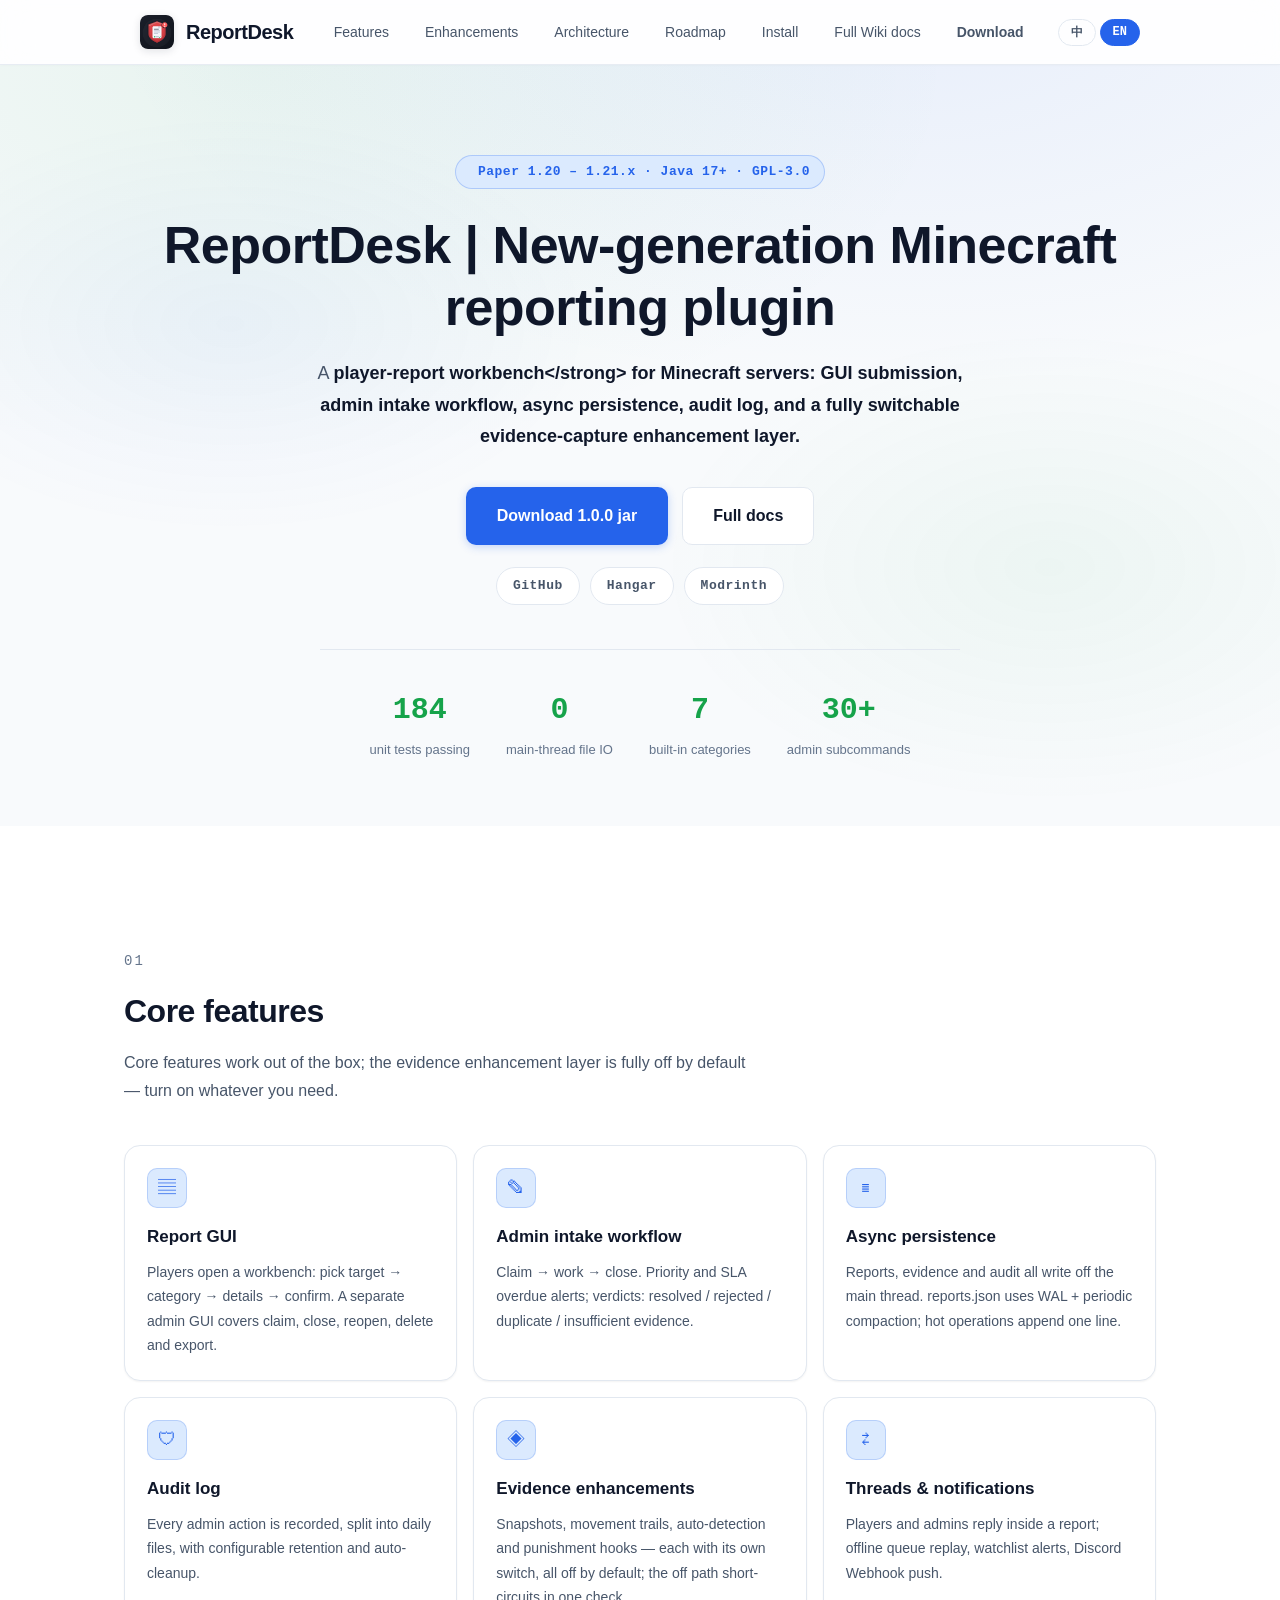
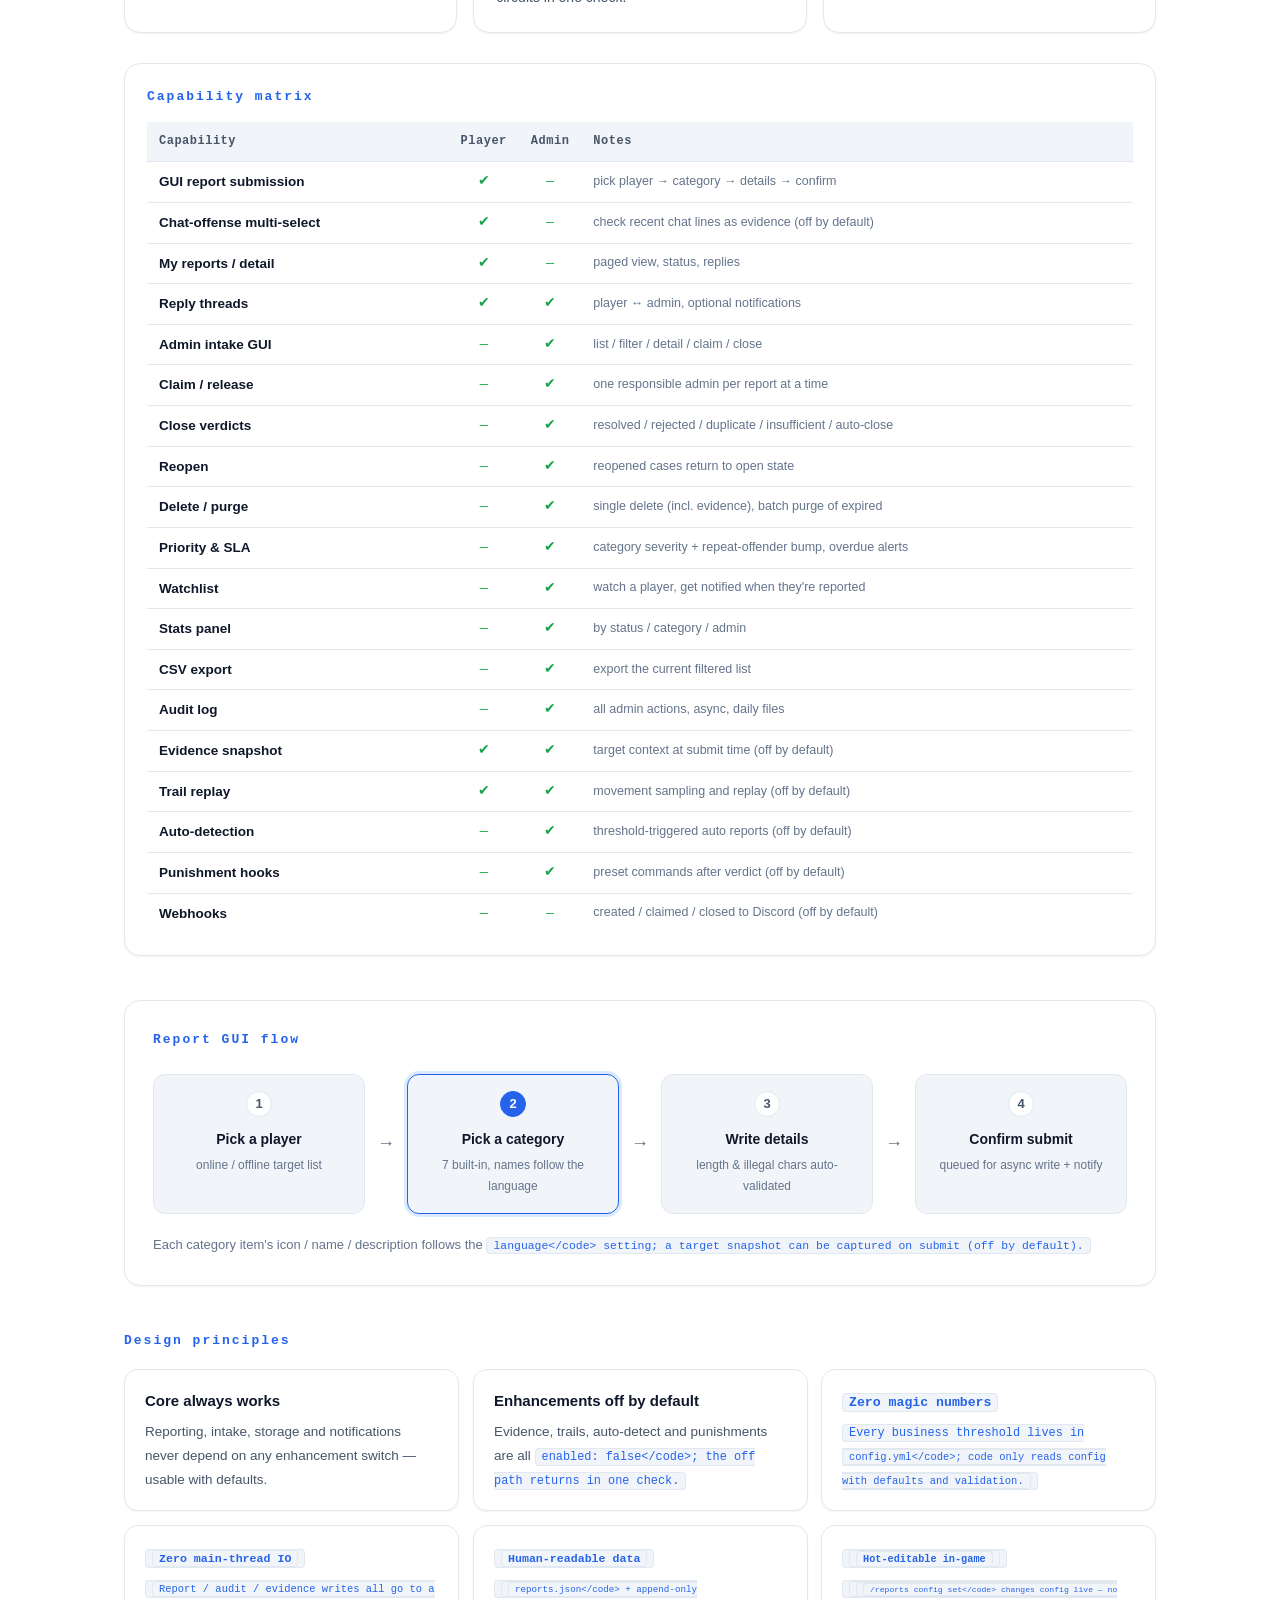
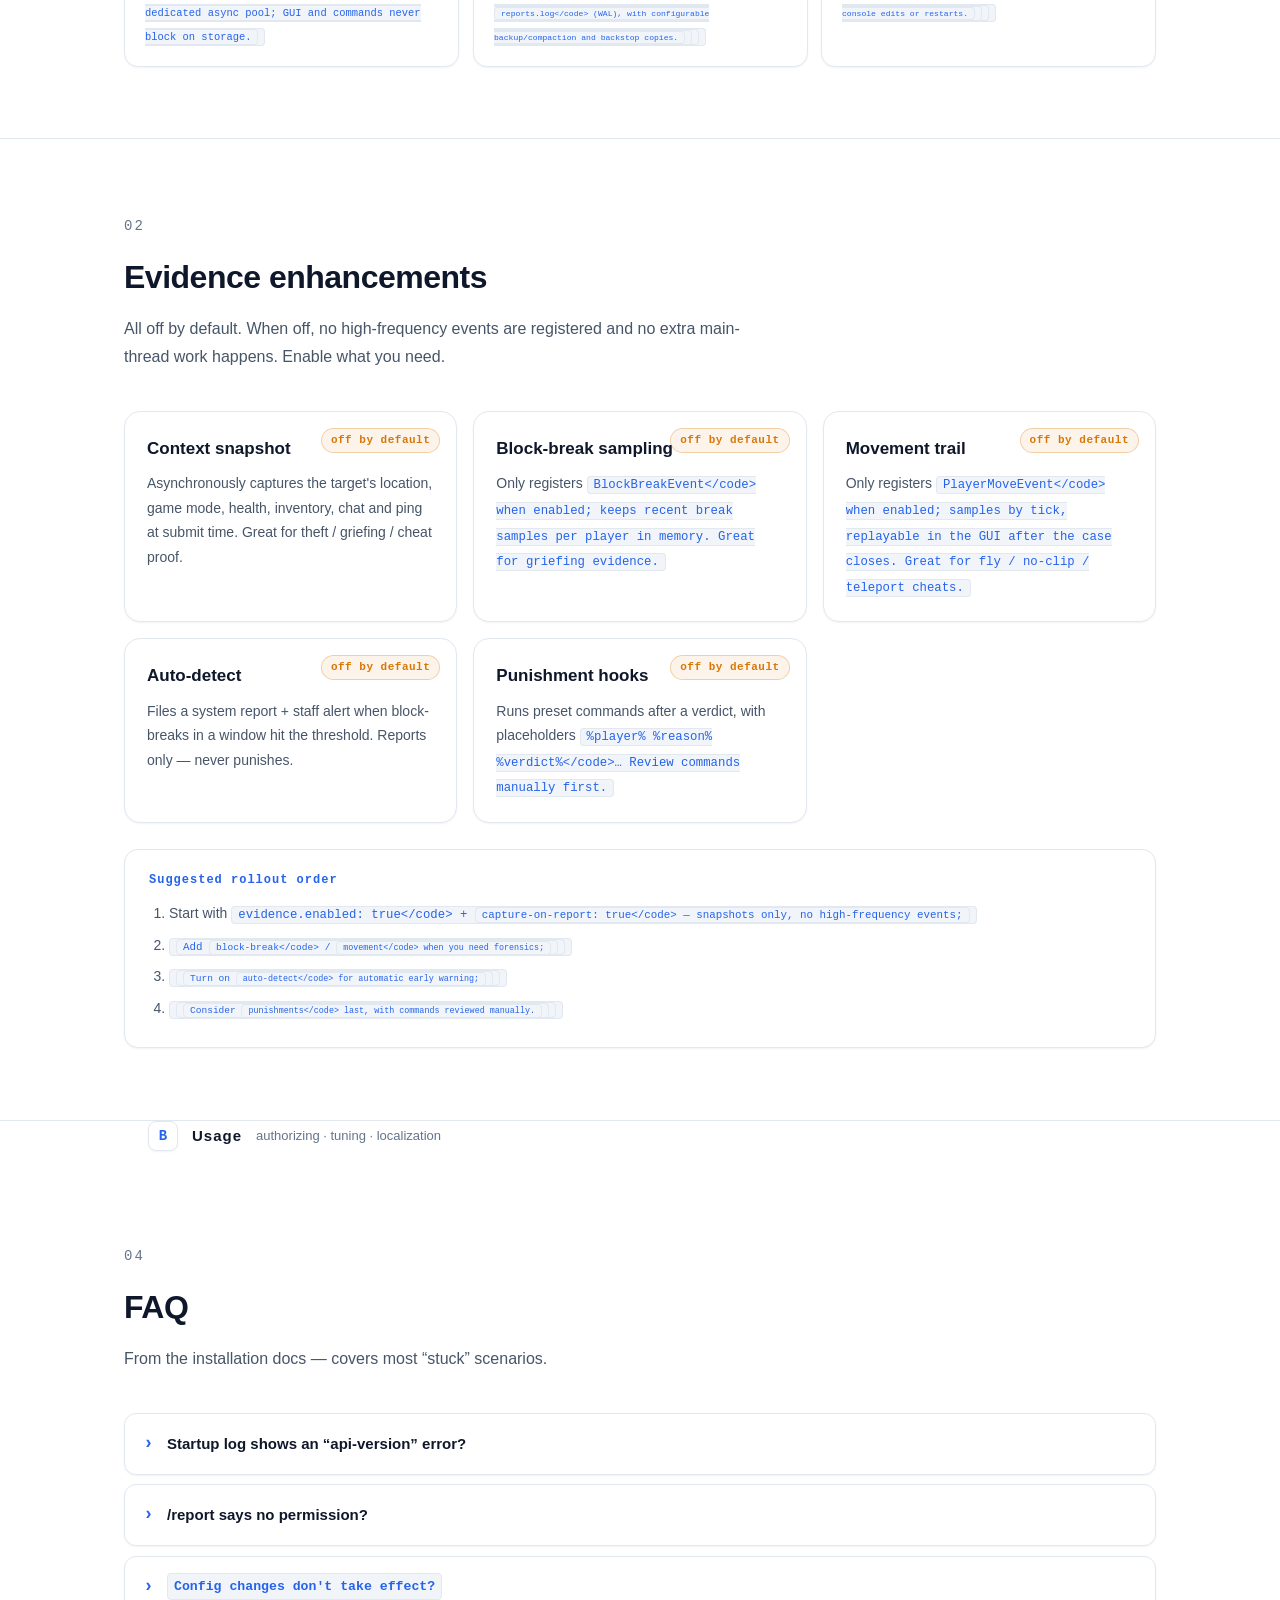
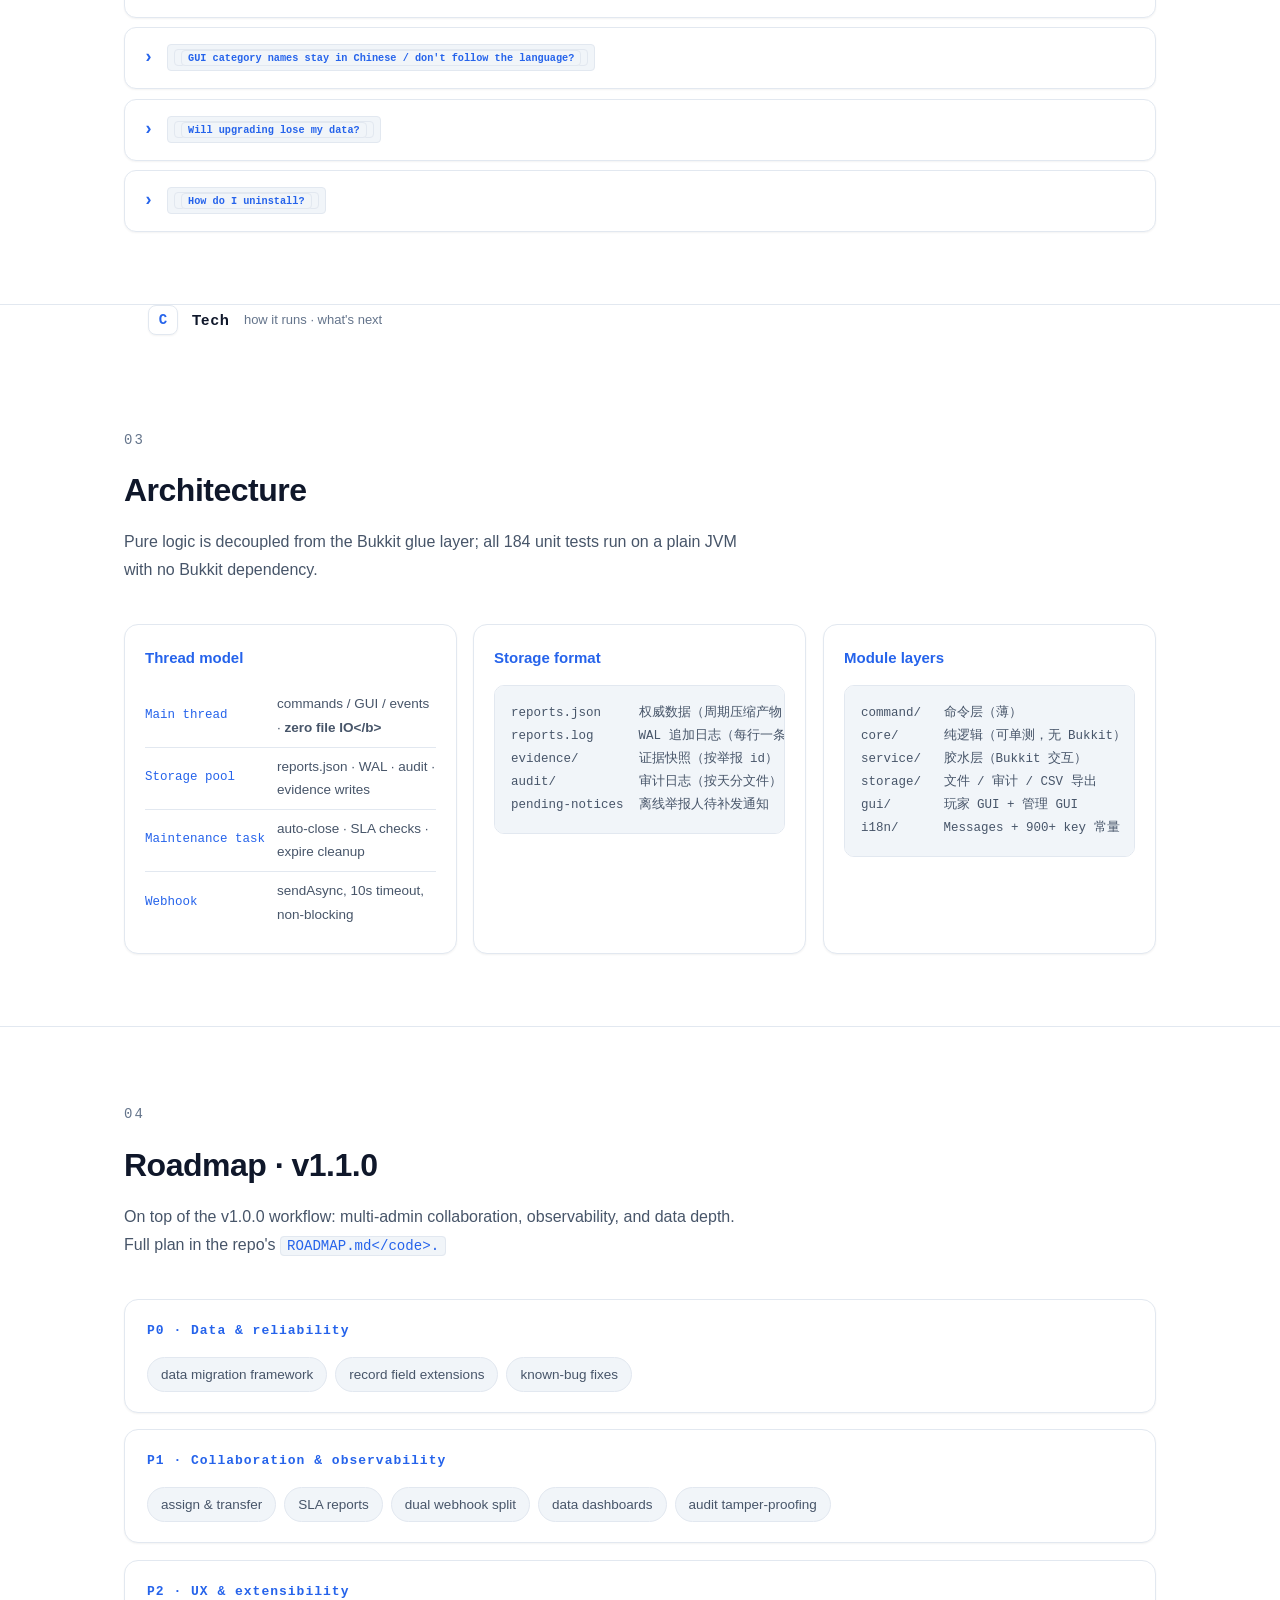
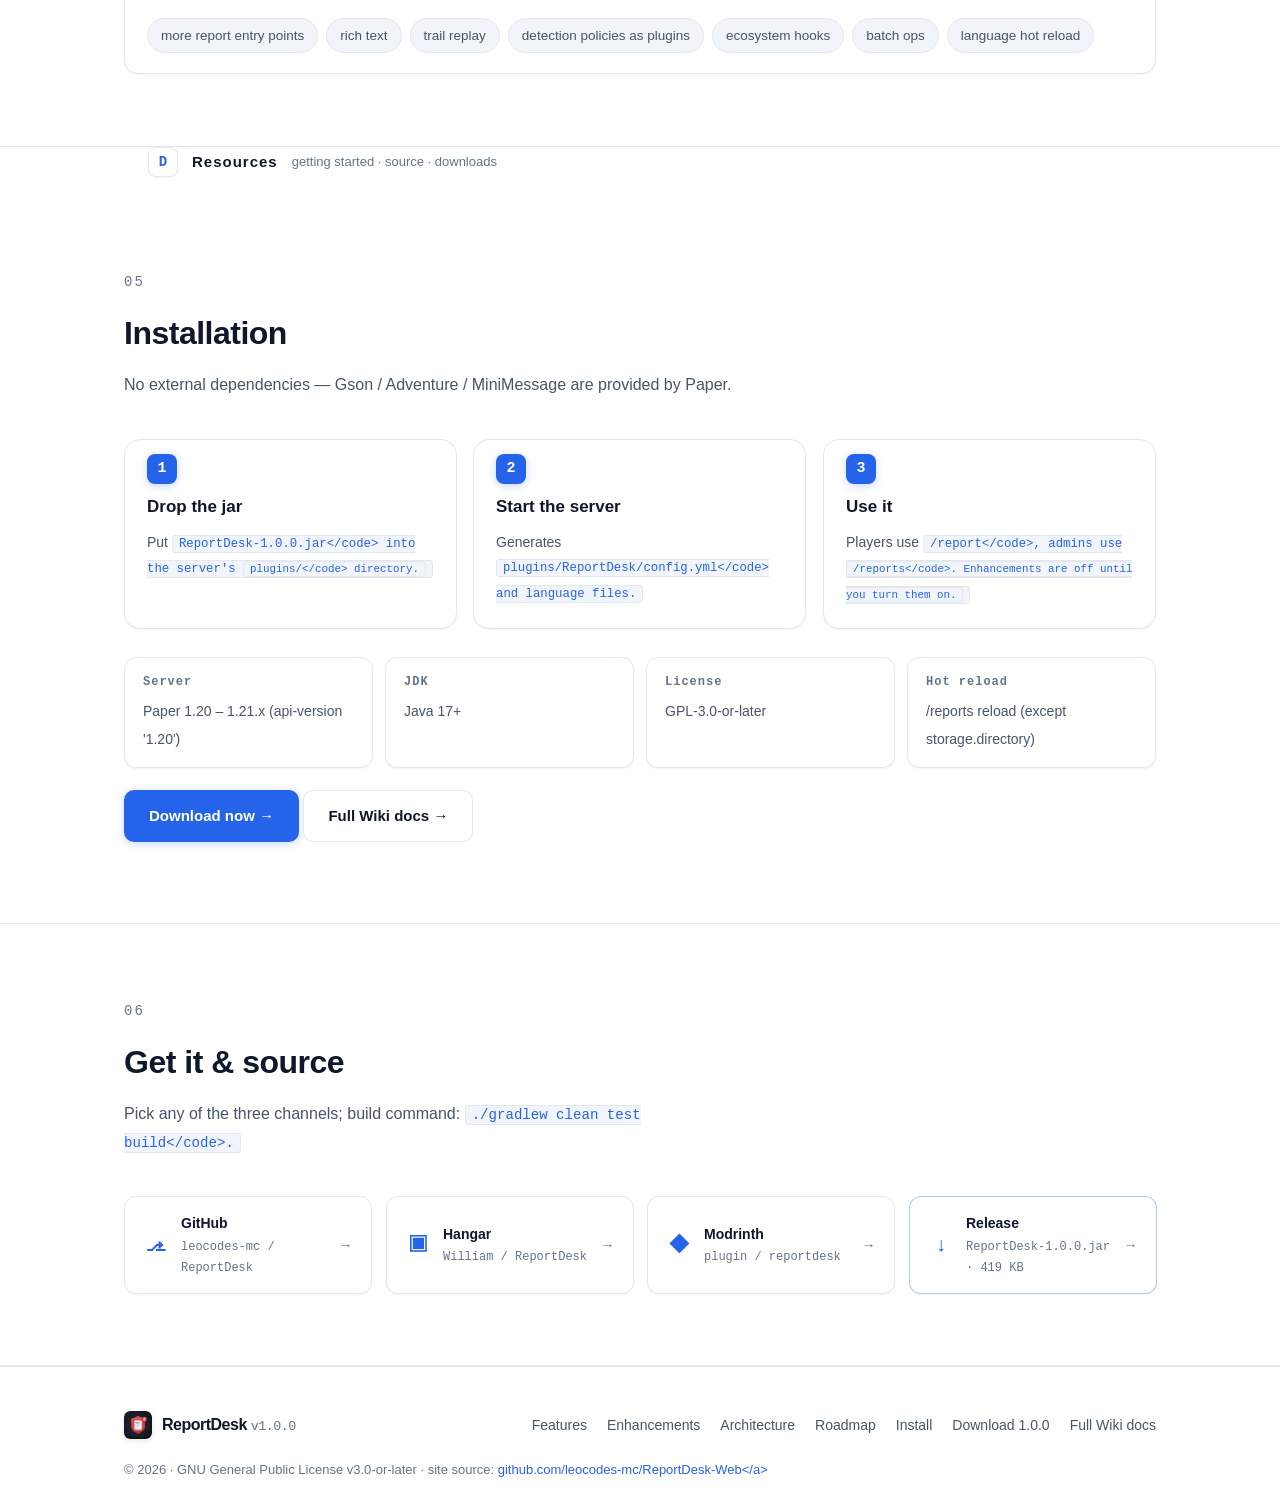
<file: index.html>
<!DOCTYPE html>
<html lang="zh-CN">
<head>
<meta charset="UTF-8">
<meta name="viewport" content="width=device-width, initial-scale=1.0">
<title data-i18n="meta.title">ReportDesk — Minecraft 玩家举报工作台</title>
<meta name="description" data-i18n-meta="meta.description" content="ReportDesk：面向 Paper 1.20–1.21.x 的完整玩家举报工作台。GUI 提交、管理受理工作流、异步持久化、审计日志、可整体开关的证据增强层。">
<meta name="theme-color" content="#ffffff">
<link rel="icon" type="image/png" href="icon.png">
<link rel="preconnect" href="https://github.com">
<link rel="stylesheet" href="css/style.css">
</head>
<body id="top">

<a class="skip-link" href="#features">跳到主要内容</a>
<div class="progress" id="progress" aria-hidden="true"></div>

<!-- ============ NAV ============ -->
<header class="nav" id="nav">
  <div class="nav-inner">
    <a class="header-left" href="#top">
      <img class="logo" src="icon.png" alt="ReportDesk logo" width="34" height="34">
      <span>ReportDesk</span>
    </a>

    <div class="header-right">
      <a href="#features" data-i18n="nav.features">Features</a>
      <a href="#enhancements" data-i18n="nav.enhancements">Evidence</a>
      <a href="#architecture" data-i18n="nav.architecture">Architecture</a>
      <a href="#roadmap" data-i18n="nav.roadmap">Roadmap</a>
      <a href="#install" data-i18n="nav.install">Install</a>
      <a href="docs.html" target="_blank" data-i18n="footer.docs">Docs</a>
      <a class="nav-dl" href="download.html">Download</a>

      <div class="lang-switch" id="langSwitch" title="Language / 语言">
        <button id="langZh" class="lang-btn" type="button">中</button>
        <button id="langEn" class="lang-btn active" type="button">EN</button>
      </div>

      <button class="menu-toggle" id="menuToggle" type="button"
              aria-label="菜单" aria-expanded="false" aria-controls="navLinks">☰</button>
    </div>
  </div>
</header>

<!-- ============ HERO ============ -->
<section class="hero">
  <div class="hero-glow" aria-hidden="true"></div>
  <div class="hero-grid" aria-hidden="true"></div>

  <div class="wrap hero-inner">
    <div class="hero-badge">
      <span class="dot"></span>
      Paper 1.20 – 1.21.x · Java 17+ · GPL-3.0
    </div>

    <h1 data-i18n="hero.title">
      ReportDesk <span class="hero-pipe" aria-hidden="true">|</span> 新一代 Minecraft 举报插件
    </h1>

    <p class="hero-sub" data-i18n="hero.sub"></p>

    <div class="hero-cta">
      <a class="btn primary lg"
         href="download.html" data-i18n="hero.download">下载 1.0.0</a>
      <a class="btn ghost lg" href="docs.html" target="_blank" data-i18n="hero.start">完整文档</a>
    </div>

    <div class="hero-distros">
      <a class="distro" href="https://github.com/leocodes-mc/ReportDesk" target="_blank" rel="noopener">GitHub</a>
      <a class="distro" href="https://hangar.papermc.io/William/ReportDesk" target="_blank" rel="noopener">Hangar</a>
      <a class="distro" href="https://modrinth.com/plugin/reportdesk" target="_blank" rel="noopener">Modrinth</a>
    </div>

    <div class="hero-stats">
      <div><b data-count="184">0</b><span data-i18n="stat.tests">单元测试全绿</span></div>
      <div><b>0</b><span data-i18n="stat.io">主线程文件 IO</span></div>
      <div><b>7</b><span data-i18n="stat.cats">内置分类</span></div>
      <div><b>30+</b><span data-i18n="stat.cmds">管理子命令</span></div>
    </div>
  </div>
</section>

<!-- ============ GROUP A · 产品 ============ -->
<div class="group">
  <div class="wrap">
    <div class="group-bar">
      <span class="group-tag">A</span>
      <b data-i18n="group.a">产品</b>
      <i data-i18n="group.aSub">它是什么 · 解决什么</i>
    </div>
  </div>

  <!-- 01 FEATURES -->
  <section class="sec" id="features">
    <div class="wrap">
      <div class="sec-head">
        <span class="sec-no">01</span>
        <h2 data-i18n="sec.features">核心特性</h2>
        <p data-i18n="sec.featuresSub">基础功能开箱即用；证据增强层默认全关，需要时再开。</p>
      </div>

      <div class="grid feat">
        <div class="card"><div class="card-ico">▤</div><h3 data-i18n="feat.gui.t">举报 GUI</h3><p data-i18n="feat.gui.d"></p></div>
        <div class="card"><div class="card-ico">✎</div><h3 data-i18n="feat.workflow.t">管理受理工作流</h3><p data-i18n="feat.workflow.d"></p></div>
        <div class="card"><div class="card-ico">≣</div><h3 data-i18n="feat.async.t">异步持久化</h3><p data-i18n="feat.async.d"></p></div>
        <div class="card"><div class="card-ico">🛡</div><h3 data-i18n="feat.audit.t">审计日志</h3><p data-i18n="feat.audit.d"></p></div>
        <div class="card"><div class="card-ico">◈</div><h3 data-i18n="feat.evidence.t">证据增强层</h3><p data-i18n="feat.evidence.d"></p></div>
        <div class="card"><div class="card-ico">⇄</div><h3 data-i18n="feat.notify.t">对话与通知</h3><p data-i18n="feat.notify.d"></p></div>
      </div>

      <!-- 功能矩阵 -->
      <div class="matrix">
        <div class="matrix-title" data-i18n="matrix.title">功能矩阵</div>
        <div class="matrix-scroll">
          <table class="matrix-table">
            <thead><tr>
              <th data-i18n="matrix.cap">能力</th>
              <th data-i18n="matrix.player">玩家侧</th>
              <th data-i18n="matrix.staff">管理侧</th>
              <th data-i18n="matrix.note">说明</th>
            </tr></thead>
            <tbody id="matrixBody"></tbody>
          </table>
        </div>
      </div>

      <!-- GUI 流程演示 -->
      <div class="demo">
        <div class="demo-title" data-i18n="demo.title">举报 GUI 流程</div>
        <div class="demo-steps">
          <div class="step active" data-step="1"><i>1</i><b data-i18n="demo.s1.t">选择玩家</b><small data-i18n="demo.s1.d">在线 / 离线目标列表</small></div>
          <div class="step-arrow" aria-hidden="true">→</div>
          <div class="step" data-step="2"><i>2</i><b data-i18n="demo.s2.t">选择分类</b><small data-i18n="demo.s2.d">7 个内置分类，语言跟随切换</small></div>
          <div class="step-arrow" aria-hidden="true">→</div>
          <div class="step" data-step="3"><i>3</i><b data-i18n="demo.s3.t">填写详情</b><small data-i18n="demo.s3.d">长度与非法字符自动校验</small></div>
          <div class="step-arrow" aria-hidden="true">→</div>
          <div class="step" data-step="4"><i>4</i><b data-i18n="demo.s4.t">确认提交</b><small data-i18n="demo.s4.d">入队异步落盘 + 通知</small></div>
        </div>
        <p class="demo-note" data-i18n="demo.note"></p>
      </div>

      <!-- 设计原则 -->
      <div class="principle-grid" id="principleGrid"></div>
    </div>
  </section>

  <!-- 03 ENHANCEMENTS -->
  <section class="sec" id="enhancements">
    <div class="wrap">
      <div class="sec-head">
        <span class="sec-no">02</span>
        <h2 data-i18n="sec.enhancements">证据增强层</h2>
        <p data-i18n="sec.enhancementsSub"></p>
      </div>

      <div class="grid enh">
        <div class="card off"><span class="switch-pill" data-i18n="enh.pill">默认关</span><h3 data-i18n="enh.snap.t">现场快照</h3><p data-i18n="enh.snap.d"></p></div>
        <div class="card off"><span class="switch-pill" data-i18n="enh.pill">默认关</span><h3 data-i18n="enh.break.t">方块破坏采样</h3><p data-i18n="enh.break.d"></p></div>
        <div class="card off"><span class="switch-pill" data-i18n="enh.pill">默认关</span><h3 data-i18n="enh.move.t">移动轨迹</h3><p data-i18n="enh.move.d"></p></div>
        <div class="card off"><span class="switch-pill" data-i18n="enh.pill">默认关</span><h3 data-i18n="ench.auto.t">自动检测</h3><p data-i18n="ench.auto.d"></p></div>
        <div class="card off"><span class="switch-pill" data-i18n="enh.pill">默认关</span><h3 data-i18n="enh.punish.t">联动处罚</h3><p data-i18n="enh.punish.d"></p></div>
      </div>

      <div class="enh-guide">
        <div class="enh-guide-title" data-i18n="enhguide.title">建议的渐进启用顺序</div>
        <ol id="enhGuideList"></ol>
      </div>
    </div>
  </section>
</div>

<!-- ============ GROUP B · 使用 ============ -->
<div class="group">
  <div class="wrap">
    <div class="group-bar">
      <span class="group-tag">B</span>
      <b data-i18n="group.b">使用</b>
      <i data-i18n="group.bSub">常见问题</i>
    </div>
  </div>

  <!-- 04 FAQ -->
  <section class="sec" id="faq">
    <div class="wrap">
      <div class="sec-head">
        <span class="sec-no">04</span>
        <h2 data-i18n="sec.faq">常见问题</h2>
        <p data-i18n="sec.faqSub"></p>
      </div>
      <div class="faq" id="faqList"></div>
    </div>
  </section>
</div>

<!-- ============ GROUP C · 技术 ============ -->
<div class="group">
  <div class="wrap">
    <div class="group-bar">
      <span class="group-tag">C</span>
      <b data-i18n="group.c">技术</b>
      <i data-i18n="group.cSub">内部怎么跑 · 接下来做什么</i>
    </div>
  </div>

  <!-- 03 ARCHITECTURE -->
  <section class="sec" id="architecture">
    <div class="wrap">
      <div class="sec-head">
        <span class="sec-no">03</span>
        <h2 data-i18n="sec.arch">架构</h2>
        <p data-i18n="sec.archSub"></p>
      </div>

      <div class="arch-cols">
        <div class="arch-block">
          <h3 data-i18n="arch.thread">线程模型</h3>
          <div class="table-scroll"><table class="mini-table" id="threadTable"></table></div>
        </div>
        <div class="arch-block">
          <h3 data-i18n="arch.storage">存储格式</h3>
          <pre class="code small"><code>reports.json     权威数据（周期压缩产物）
reports.log      WAL 追加日志（每行一条）
evidence/        证据快照（按举报 id）
audit/           审计日志（按天分文件）
pending-notices  离线举报人待补发通知</code></pre>
        </div>
        <div class="arch-block">
          <h3 data-i18n="arch.modules">模块分层</h3>
          <pre class="code small"><code>command/   命令层（薄）
core/      纯逻辑（可单测，无 Bukkit）
service/   胶水层（Bukkit 交互）
storage/   文件 / 审计 / CSV 导出
gui/       玩家 GUI + 管理 GUI
i18n/      Messages + 900+ key 常量</code></pre>
        </div>
      </div>
    </div>
  </section>

  <!-- 04 ROADMAP -->
  <section class="sec" id="roadmap">
    <div class="wrap">
      <div class="sec-head">
        <span class="sec-no">04</span>
        <h2 data-i18n="sec.roadmap">路线图 · v1.1.0</h2>
        <p data-i18n="sec.roadmapSub"></p>
      </div>
      <div class="roadmap" id="roadmapGroups"></div>
    </div>
  </section>
</div>

<!-- ============ GROUP D · 资源 ============ -->
<div class="group">
  <div class="wrap">
    <div class="group-bar">
      <span class="group-tag">D</span>
      <b data-i18n="group.d">资源</b>
      <i data-i18n="group.dSub">上手 · 源码 · 下载</i>
    </div>
  </div>

  <!-- 05 INSTALL -->
  <section class="sec" id="install">
    <div class="wrap">
      <div class="sec-head">
        <span class="sec-no">05</span>
        <h2 data-i18n="sec.install">安装</h2>
        <p data-i18n="sec.installSub"></p>
      </div>

      <div class="install-grid">
        <div class="card"><span class="step-no">1</span><h3 data-i18n="inst.s1.t">放入插件</h3><p data-i18n="inst.s1.d"></p></div>
        <div class="card"><span class="step-no">2</span><h3 data-i18n="inst.s2.t">启动</h3><p data-i18n="inst.s2.d"></p></div>
        <div class="card"><span class="step-no">3</span><h3 data-i18n="inst.s3.t">开始使用</h3><p data-i18n="inst.s3.d"></p></div>
      </div>

      <div class="install-meta">
        <div><b data-i18n="inst.meta.server">服务端</b><span data-i18n="inst.meta.serverV"></span></div>
        <div><b data-i18n="inst.meta.jdk">JDK</b><span data-i18n="inst.meta.jdkV"></span></div>
        <div><b data-i18n="inst.meta.license">许可</b><span data-i18n="inst.meta.licenseV"></span></div>
        <div><b data-i18n="inst.meta.reload">热加载</b><span data-i18n="inst.meta.reloadV"></span></div>
      </div>

      <div class="docs-cta">
        <a class="btn primary" href="download.html">
          <span data-i18n="inst.dl">立即下载 →</span>
        </a>
        <a class="btn ghost" href="docs.html" target="_blank">
          <span data-i18n="inst.docslink">完整 Wiki 文档 →</span>
        </a>
      </div>
    </div>
  </section>

  <!-- 06 REPOS -->
  <section class="sec" id="repos">
    <div class="wrap">
      <div class="sec-head">
        <span class="sec-no">06</span>
        <h2 data-i18n="sec.repos">获取与源码</h2>
        <p data-i18n="sec.reposSub"></p>
      </div>

      <div class="repo-grid">
        <a class="repo" href="https://github.com/leocodes-mc/ReportDesk" target="_blank" rel="noopener">
          <span class="repo-mark">⎇</span>
          <span class="repo-txt"><b>GitHub</b><i>leocodes-mc / ReportDesk</i></span>
          <span class="repo-go">→</span>
        </a>
        <a class="repo" href="https://hangar.papermc.io/William/ReportDesk" target="_blank" rel="noopener">
          <span class="repo-mark">▣</span>
          <span class="repo-txt"><b>Hangar</b><i>William / ReportDesk</i></span>
          <span class="repo-go">→</span>
        </a>
        <a class="repo" href="https://modrinth.com/plugin/reportdesk" target="_blank" rel="noopener">
          <span class="repo-mark">◆</span>
          <span class="repo-txt"><b>Modrinth</b><i>plugin / reportdesk</i></span>
          <span class="repo-go">→</span>
        </a>
        <a class="repo repo-dl"
           href="https://github.com/leocodes-mc/ReportDesk/releases/download/v1.0.0/ReportDesk-1.0.0.jar"
           target="_blank" rel="noopener">
          <span class="repo-mark">↓</span>
          <span class="repo-txt"><b data-i18n="repo.release">发行版</b><i>ReportDesk-1.0.0.jar · 419 KB</i></span>
          <span class="repo-go">→</span>
        </a>
      </div>
    </div>
  </section>
</div>

<!-- ============ FOOTER ============ -->
<footer class="footer">
  <div class="wrap footer-top">
    <div class="footer-brand">
      <img src="icon.png" alt="" width="28" height="28">
      <span>ReportDesk <small>v1.0.0</small></span>
    </div>
    <div class="footer-links">
      <a href="#features" data-i18n="nav.features">特性</a>
      <a href="#enhancements" data-i18n="nav.enhancements">增强层</a>
      <a href="#architecture" data-i18n="nav.architecture">架构</a>
      <a href="#roadmap" data-i18n="nav.roadmap">路线图</a>
      <a href="#install" data-i18n="nav.install">安装</a>
      <a href="download.html" data-i18n="nav.download">下载</a>
      <a href="docs.html" target="_blank" data-i18n="footer.docs">完整 Wiki 文档</a>
    </div>
  </div>
  <div class="wrap footer-note" data-i18n="footer.note"></div>
</footer>

<div class="toast" id="toast" role="status" aria-live="polite">已复制</div>
<button class="totop" id="toTop" type="button" aria-label="回到顶部">↑</button>

<script src="js/i18n-zh.js"></script>
<script src="js/i18n-en.js"></script>
<script src="js/app.js"></script>
<script src="js/main.js"></script>
</body>
</html>
</file>
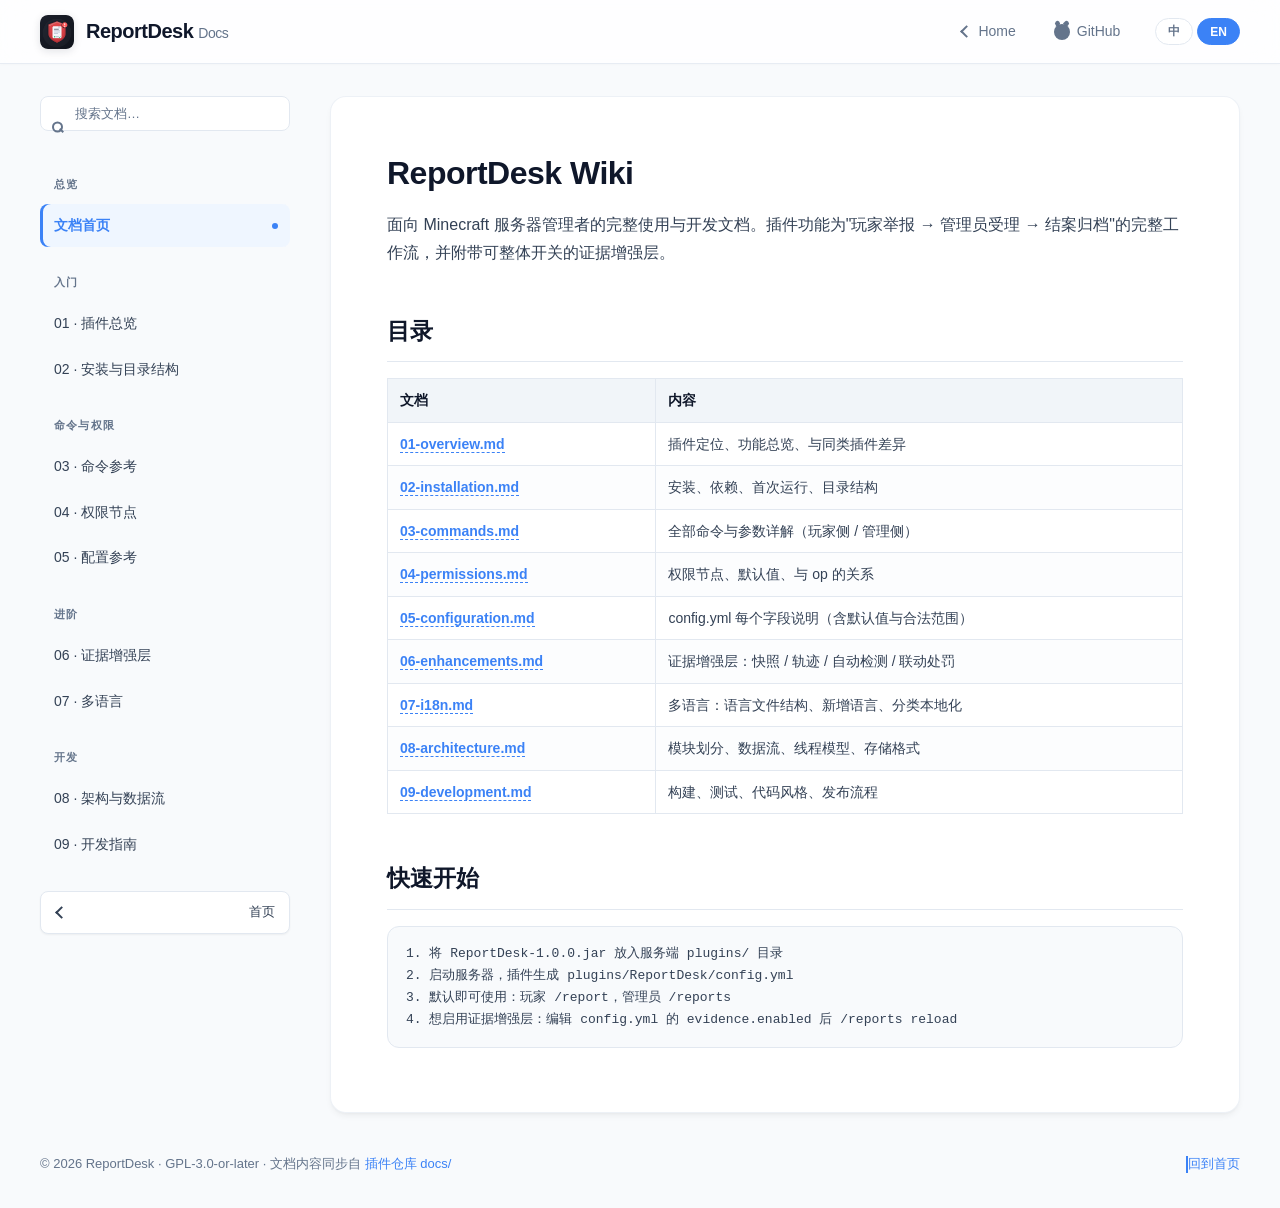
<file: docs.html>
<!DOCTYPE html>
<html lang="zh-CN">
<head>
    <meta charset="UTF-8">
    <meta name="viewport" content="width=device-width, initial-scale=1.0">
    <meta name="description" content="ReportDesk 完整 Wiki：安装、命令、权限、配置、增强层、多语言、架构与开发指南。">
    <title>ReportDesk 文档 - 完整使用与开发 Wiki</title>
    <link rel="icon" type="image/png" href="icon.png">
    <style>
        /* ================= 高级 CSS 变量配置 ================= */
        :root {
            --primary: #3b82f6;
            --primary-hover: #2563eb;
            --primary-light: #eff6ff;
            --primary-ghost: rgba(59,130,246,0.08);
            --text-title: #0f172a;
            --text-main: #334155;
            --text-muted: #64748b;
            --bg-body: #f8fafc;
            --bg-card: #ffffff;
            --border: #e2e8f0;
            --hover-bg: #f1f5f9;

            --radius-md: 8px;
            --radius-lg: 12px;
            --radius-xl: 16px;

            /* 高级缓动函数：平滑加速与减速 */
            --ease-smooth: cubic-bezier(0.25, 0.8, 0.25, 1);
            --ease-out-back: cubic-bezier(0.34, 1.56, 0.64, 1);

            --shadow-sm: 0 1px 2px 0 rgba(0,0,0,0.05);
            --shadow-md: 0 4px 6px -1px rgba(0,0,0,0.05), 0 2px 4px -2px rgba(0,0,0,0.05);
            --shadow-lg: 0 10px 15px -3px rgba(0,0,0,0.05), 0 4px 6px -4px rgba(0,0,0,0.05);
        }

        /* ================= 全局重置与基础设置 ================= */
        * { margin: 0; padding: 0; box-sizing: border-box; }

        html {
            scroll-behavior: smooth;
            scroll-padding-top: 100px; /* 锚点跳转留白 */
        }

        body {
            font-family: -apple-system, BlinkMacSystemFont, "Segoe UI", "Microsoft YaHei", Roboto, "Helvetica Neue", Arial, sans-serif;
            color: var(--text-main);
            background-color: var(--bg-body);
            line-height: 1.75;
            -webkit-font-smoothing: antialiased;
            overflow-x: hidden;
        }

        a { color: var(--primary); text-decoration: none; transition: color 0.2s var(--ease-smooth); }
        a:hover { color: var(--primary-hover); text-decoration: underline; text-underline-offset: 4px; }

        /* 极致细腻的滚动条 */
        ::-webkit-scrollbar { width: 6px; height: 6px; }
        ::-webkit-scrollbar-track { background: transparent; }
        ::-webkit-scrollbar-thumb { background: #cbd5e1; border-radius: 10px; }
        ::-webkit-scrollbar-thumb:hover { background: #94a3b8; }

        /* ================= 顶部进度条（阅读进度，transform 驱动，无布局抖动） ================= */
        .read-progress {
            position: fixed; top: 0; left: 0; height: 3px; width: 100%;
            background: linear-gradient(90deg, var(--primary), #8b5cf6);
            z-index: 2000;
            transform: scaleX(0); transform-origin: left center;
            will-change: transform;
            border-radius: 0 3px 3px 0;
        }

        /* Logo：icon.png 图片 + hover 微浮起 */
        .logo {
            width: 34px; height: 34px;
            border-radius: 8px;
            margin-right: 12px;
            object-fit: cover;
            flex-shrink: 0;
            box-shadow: 0 2px 8px rgba(15,23,42,0.12);
            transition: transform 0.3s var(--ease-out-back), box-shadow 0.3s var(--ease-smooth);
        }
        .header-left:hover .logo {
            transform: translateY(-2px) rotate(-3deg);
            box-shadow: 0 5px 14px rgba(59,130,246,0.25);
        }

        /* ================= 顶部导航栏 (毛玻璃+微阴影) ================= */
        header {
            height: 64px;
            display: flex; align-items: center; justify-content: space-between;
            padding: 0 40px;
            background: rgba(255, 255, 255, 0.78);
            backdrop-filter: blur(16px) saturate(1.2);
            -webkit-backdrop-filter: blur(16px) saturate(1.2);
            border-bottom: 1px solid rgba(226, 232, 240, 0.8);
            position: sticky; top: 0; z-index: 1000;
            box-shadow: 0 1px 3px rgba(0,0,0,0.02);
        }

        .header-left { display: flex; align-items: center; font-size: 20px; font-weight: 800; color: var(--text-title); letter-spacing: -0.5px; }
        .header-right { display: flex; gap: 8px; align-items: center; font-size: 14px; font-weight: 500; color: var(--text-muted); }
        .header-right a {
            color: inherit; text-decoration: none; display: inline-flex; align-items: center; gap: 7px;
            padding: 7px 14px; border-radius: 999px;
            border: 1px solid transparent;
            transition: color 0.2s var(--ease-smooth), transform 0.25s var(--ease-smooth),
                        border-color 0.25s var(--ease-smooth), background 0.25s var(--ease-smooth), box-shadow 0.25s var(--ease-smooth);
        }
        .header-right a:hover {
            color: var(--primary); text-decoration: none;
            transform: translateY(-2px);
            background: var(--primary-light); border-color: rgba(59,130,246,0.25);
            box-shadow: 0 4px 14px rgba(59,130,246,0.12);
        }
        /* ← 箭头：纯 CSS 绘制 */
        .ic-arrow {
            width: 9px; height: 9px;
            border-left: 2px solid currentColor; border-bottom: 2px solid currentColor;
            transform: rotate(45deg); margin-left: 2px;
            transition: transform 0.25s var(--ease-smooth);
        }
        .header-right a:hover .ic-arrow { transform: rotate(45deg) translate(-2px, -2px); }
        /* GitHub 猫头（纯 CSS 简化版：圆形 + 两耳） */
        .ic-gh {
            width: 16px; height: 16px; position: relative;
            background: currentColor; border-radius: 50%;
            transition: transform 0.3s var(--ease-out-back);
        }
        .ic-gh::before {
            content: ""; position: absolute; left: 2px; top: -2px;
            width: 5px; height: 5px; background: currentColor; border-radius: 50% 0 0 0;
            transform: rotate(45deg);
        }
        .ic-gh::after {
            content: ""; position: absolute; right: 2px; top: -2px;
            width: 5px; height: 5px; background: currentColor; border-radius: 0 0 0 50%;
            transform: rotate(45deg);
        }

        /* 语言切换 */
        .lang-switch { display: inline-flex; gap: 4px; margin-left: 12px; }
        .lang-btn {
            font-family: var(--mono); font-size: 12px; font-weight: 600;
            padding: 4px 12px; border-radius: 999px;
            border: 1px solid var(--border); background: var(--bg-card); color: var(--text-muted);
            cursor: pointer; transition: all 0.2s var(--ease-smooth);
        }
        .lang-btn:hover { border-color: var(--primary); color: var(--primary); }
        .lang-btn.active { background: var(--primary); color: #fff; border-color: var(--primary); }
        .ic-gh::before {
            content: ''; position: absolute; top: -3px; left: 1px;
            width: 5px; height: 5px; background: currentColor;
            border-radius: 50% 50% 0 50%;
        }
        .ic-gh::after {
            content: ''; position: absolute; top: -3px; right: 1px;
            width: 5px; height: 5px; background: currentColor;
            border-radius: 50% 50% 50% 0;
        }
        .header-right a:hover .ic-gh { transform: rotate(-12deg) scale(1.12); }

        /* ================= 页面主体布局 ================= */
        .app-layout {
            display: flex;
            max-width: 1440px;
            margin: 0 auto;
            padding: 32px 40px;
            gap: 40px; /* 栏目间距 */
            align-items: flex-start;
        }

        /* ================= 左侧侧边栏 ================= */
        .sidebar {
            width: 250px;
            position: sticky; top: 96px;
            flex-shrink: 0;
            font-size: 14px;
        }

        .sidebar-group { margin-bottom: 26px; }
        .sidebar-group h3 {
            font-size: 11px; color: var(--text-muted); font-weight: 700;
            margin-bottom: 10px; padding-left: 14px;
            text-transform: uppercase; letter-spacing: 1.2px;
        }

        .sidebar ul { list-style: none; position: relative; }

        /* 菜单项 */
        .sidebar li { margin-bottom: 3px; }
        .sidebar a {
            color: var(--text-main); font-weight: 500;
            display: flex; align-items: center; justify-content: space-between;
            padding: 9px 14px;
            border-radius: var(--radius-md);
            transition: background 0.25s var(--ease-smooth), color 0.25s var(--ease-smooth),
                        transform 0.3s var(--ease-out-back), box-shadow 0.25s var(--ease-smooth);
            position: relative;
        }

        /* 悬浮效果（弹性位移 + 背景渐变） */
        .sidebar a:hover {
            background-color: var(--hover-bg);
            color: var(--text-title);
            text-decoration: none;
            transform: translateX(4px);
        }

        /* 激活状态 (动态高亮背景 + 左侧粗边框指示器) */
        .sidebar a.active {
            background-color: var(--primary-light);
            color: var(--primary);
            font-weight: 600;
            box-shadow: inset 3px 0 0 var(--primary);
        }
        /* 侧栏激活指示：纯 CSS 圆形徽章（代替 ▸ 字符） */
        .sidebar a::after {
            content: ''; position: absolute; right: 12px; top: 50%;
            width: 6px; height: 6px; border-radius: 50%;
            background: var(--primary);
            transform: translateY(-50%) scale(0);
            opacity: 0;
            transition: transform 0.3s var(--ease-out-back), opacity 0.2s;
        }
        .sidebar a.active::after {
            transform: translateY(-50%) scale(1);
            opacity: 1;
            box-shadow: 0 0 0 3px var(--primary-light);
        }

        /* ================= 中间主内容区 (卡片化) ================= */
        .content-wrapper {
            flex: 1;
            min-width: 0;
            background: var(--bg-card);
            border-radius: var(--radius-xl);
            box-shadow: var(--shadow-md);
            border: 1px solid rgba(226,232,240,0.6);
            padding: 48px 56px;
            min-height: calc(100vh - 160px);
            position: relative;
            overflow: hidden; /* 防止动画溢出 */
        }

        /* 页面切换动画：交错淡入 (极致的丝滑感，只用 transform/opacity) */
        .page-panel {
            display: none;
            opacity: 0;
            transform: translateY(15px);
        }

        .page-panel.active {
            display: block;
            animation: slideFadeIn 0.55s var(--ease-smooth) forwards;
        }

        /* 页面退出动画 */
        .page-panel.exiting {
            display: block;
            position: absolute; top: 48px; left: 56px; right: 56px;
            opacity: 1;
            animation: slideFadeOut 0.28s var(--ease-smooth) forwards;
            pointer-events: none;
        }

        @keyframes slideFadeIn {
            to { opacity: 1; transform: translateY(0); }
        }
        @keyframes slideFadeOut {
            to { opacity: 0; transform: translateY(-12px); }
        }

        /* ================= 内容排版 ================= */
        .page-panel h1 {
            font-size: 32px; font-weight: 800; color: var(--text-title);
            margin-bottom: 10px; letter-spacing: -0.5px;
        }
        .page-panel h2 {
            font-size: 23px; font-weight: 700; color: var(--text-title);
            margin-top: 44px; margin-bottom: 16px;
            padding-bottom: 10px; border-bottom: 1px solid var(--border);
            scroll-margin-top: 110px; /* 锚点跳转留白（比 scroll-padding 更可靠） */
            position: relative;
        }
        /* h2 左侧装饰条：当前章节时出现 */
        .page-panel h2::before {
            content: '';
            position: absolute; left: -14px; top: 6px;
            width: 3px; height: 20px;
            background: var(--primary);
            border-radius: 2px;
            opacity: 0;
            transform: scaleY(0.3);
            transition: opacity 0.3s var(--ease-smooth), transform 0.35s var(--ease-out-back);
        }
        .page-panel h2.spy-active::before {
            opacity: 1;
            transform: scaleY(1);
        }
        .page-panel h3 {
            font-size: 18px; font-weight: 700; color: var(--text-title);
            margin-top: 28px; margin-bottom: 12px;
        }
        .page-panel p { margin-bottom: 14px; }
        .page-panel ul, .page-panel ol { padding-left: 22px; margin-bottom: 14px; }
        .page-panel li { margin-bottom: 6px; }
        .page-panel code {
            font-family: "Cascadia Code", "JetBrains Mono", Consolas, monospace;
            font-size: 0.88em;
            background: var(--hover-bg);
            border: 1px solid var(--border);
            border-radius: 4px;
            padding: 1px 5px;
            color: #1d4ed8;
        }
        .page-panel a[data-doc] {
            font-weight: 600; border-bottom: 1px dashed currentColor;
        }
        .page-panel a[data-doc]:hover { border-bottom-style: solid; }

        /* 文档专用排版增强（表格 / 代码块 / 标题） */
        .doc-pre {
            background: #f8fafc; border: 1px solid var(--border);
            border-radius: var(--radius-lg); padding: 16px 18px;
            overflow-x: auto; margin-bottom: 16px;
            font-family: "Cascadia Code", "JetBrains Mono", Consolas, monospace;
            font-size: 13px; line-height: 1.7; color: var(--text-main);
        }
        .doc-pre code { background: none; border: none; padding: 0; color: inherit; font-size: inherit; }
        .doc-table {
            width: 100%; border-collapse: collapse; margin-bottom: 18px;
            font-size: 14px;
        }
        .doc-table th, .doc-table td {
            border: 1px solid var(--border); padding: 9px 12px; text-align: left; vertical-align: top;
        }
        .doc-table th { background: var(--hover-bg); color: var(--text-title); font-weight: 600; position: sticky; top: 74px; z-index: 5; }
        .doc-table tbody tr { transition: background 0.15s; }
        .doc-table tbody tr:hover { background: var(--primary-ghost); }
        .doc-table tbody tr:nth-child(even) { background: #fcfdfe; }
        .doc-ul, .doc-ol { padding-left: 22px; margin-bottom: 14px; }
        .doc-h1 { font-size: 32px; font-weight: 800; color: var(--text-title); margin-bottom: 18px; letter-spacing: -0.5px; }

        /* ================= 右侧目录 ================= */
        .toc-container {
            width: 230px;
            position: sticky; top: 96px;
            flex-shrink: 0;
            font-size: 13px;
        }
        .toc-card {
            background: var(--bg-card); border-radius: var(--radius-lg);
            box-shadow: var(--shadow-sm); padding: 20px;
            border: 1px solid var(--border);
        }
        /* TOC 标题图标：纯 CSS 文档形（代替 📑 emoji） */
        .toc-title {
            font-size: 13px; font-weight: 700; color: var(--text-title);
            margin-bottom: 14px; display: flex; align-items: center; gap: 8px;
        }
        .ic-toc {
            width: 14px; height: 16px; position: relative; flex-shrink: 0;
            border: 2px solid var(--primary); border-radius: 2px;
            background: var(--primary-light);
            transition: transform 0.3s var(--ease-out-back);
        }
        .ic-toc::before, .ic-toc::after {
            content: ''; position: absolute; left: 2px; right: 2px; height: 2px;
            background: var(--primary); border-radius: 1px;
        }
        .ic-toc::before { top: 3px; }
        .ic-toc::after { top: 7px; width: 60%; }
        .toc-card:hover .ic-toc { transform: rotate(-6deg) scale(1.08); }
        .toc-empty { color: var(--text-muted); font-size: 13px; padding: 8px 10px; }
        .toc-list { list-style: none; position: relative; }
        .toc-list li { margin-bottom: 3px; }
        .toc-list a {
            color: var(--text-muted); font-weight: 500;
            display: block; padding: 7px 10px;
            border-radius: var(--radius-md);
            transition: color 0.2s var(--ease-smooth), background 0.25s var(--ease-smooth),
                        padding 0.25s var(--ease-smooth);
            position: relative;
            cursor: pointer; /* 明示可点击 */
            user-select: none;
        }
        /* 目录项悬浮：右侧弹性缩进 */
        .toc-list a:hover {
            color: var(--text-title);
            background: var(--hover-bg);
            text-decoration: none;
            padding-left: 14px;
        }
        /* ScrollSpy 激活状态：指示条弹性滑入 */
        .toc-list a.active {
            color: var(--primary); font-weight: 600; background: var(--primary-light);
        }
        .toc-list a.active::before {
            content: ''; position: absolute; left: -8px; top: 50%;
            transform: translateY(-50%) scaleX(0); transform-origin: center;
            width: 3px; height: 14px; background: var(--primary); border-radius: 2px;
            transition: transform 0.3s var(--ease-out-back);
        }
        .toc-list a.active::before { transform: translateY(-50%) scaleX(1); }

        /* 侧栏底部：返回首页浮动按钮 */
        .sidebar-back {
            margin-top: 8px;
            display: flex; align-items: center; gap: 8px;
            padding: 10px 14px;
            background: var(--bg-card);
            border: 1px solid var(--border);
            border-radius: var(--radius-lg);
            color: var(--text-muted); font-size: 13px; font-weight: 600;
            box-shadow: var(--shadow-sm);
            transition: color 0.2s var(--ease-smooth), border-color 0.25s var(--ease-smooth),
                        transform 0.25s var(--ease-out-back), box-shadow 0.25s var(--ease-smooth);
        }
        .sidebar-back:hover {
            color: var(--primary); text-decoration: none;
            border-color: rgba(59,130,246,0.35);
            transform: translateY(-2px);
            box-shadow: 0 6px 16px rgba(59,130,246,0.12);
        }
        .sidebar-back .ic-arrow { border-color: currentColor; }

        /* 侧栏底部：返回首页浮动按钮 */
        .sidebar-back {
            margin-top: 8px;
            display: flex; align-items: center; gap: 8px;
            padding: 10px 14px;
            background: var(--bg-card);
            border: 1px solid var(--border);
            border-radius: var(--radius-lg);
            color: var(--text-muted); font-size: 13px; font-weight: 600;
            box-shadow: var(--shadow-sm);
            transition: color 0.2s var(--ease-smooth), border-color 0.25s var(--ease-smooth),
                        transform 0.25s var(--ease-out-back), box-shadow 0.25s var(--ease-smooth);
        }
        .sidebar-back:hover {
            color: var(--primary); text-decoration: none;
            border-color: rgba(59,130,246,0.35);
            transform: translateY(-2px);
            box-shadow: 0 6px 16px rgba(59,130,246,0.12);
        }
        .sidebar-back .ic-arrow { border-color: currentColor; }

        /* ================= 搜索框（侧栏顶部） ================= */
        .doc-search { position: relative; margin-bottom: 18px; }
        .doc-search input {
            width: 100%; padding: 9px 14px 9px 34px;
            font-size: 13px; font-family: inherit; color: var(--text-main);
            background: var(--bg-card); border: 1px solid var(--border);
            border-radius: var(--radius-md); outline: none;
            transition: border-color 0.2s var(--ease-smooth), box-shadow 0.25s var(--ease-smooth);
        }
        .doc-search input::placeholder { color: var(--text-muted); }
        .doc-search input:focus { border-color: var(--primary); box-shadow: 0 0 0 3px var(--primary-light); }
        .ic-search {
            position: absolute; left: 12px; top: 50%;
            width: 11px; height: 11px;
            border: 2px solid var(--text-muted); border-radius: 50%;
            transform: translateY(-50%); transition: border-color 0.2s;
        }
        .ic-search::after {
            content: ''; position: absolute; width: 5px; height: 2px;
            background: var(--text-muted); transform: rotate(45deg);
            right: -3px; bottom: -1px; transition: background 0.2s;
        }
        .doc-search input:focus ~ .ic-search { border-color: var(--primary); }
        .doc-search input:focus ~ .ic-search::after { background: var(--primary); }
        .doc-search-results { margin-top: 8px; font-size: 12px; color: var(--text-muted); min-height: 18px; }
        .doc-search-results a {
            display: block; padding: 6px 10px; margin-bottom: 3px;
            background: var(--hover-bg); border-radius: 6px;
            color: var(--text-main); font-weight: 500;
            transition: background 0.15s, transform 0.2s var(--ease-smooth);
        }
        .doc-search-results a:hover {
            background: var(--primary-light); color: var(--primary);
            transform: translateX(3px); text-decoration: none;
        }

        /* ================= 阅读时间徽章（h1 旁） ================= */
        .read-time {
            display: inline-flex; align-items: center; gap: 6px;
            font-size: 12px; color: var(--text-muted); font-weight: 500;
            background: var(--hover-bg); padding: 3px 12px;
            border-radius: 999px; margin: 10px 0 22px;
        }
        .ic-clock {
            width: 11px; height: 11px; position: relative;
            border: 2px solid var(--text-muted); border-radius: 50%;
        }
        .ic-clock::after {
            content: ''; position: absolute; left: 50%; top: 1px;
            width: 1.5px; height: 4px; background: var(--text-muted);
            transform: translateX(-50%);
        }

        /* ================= 页脚 ================= */
        .docs-footer {
            max-width: 1440px; margin: 0 auto; padding: 8px 40px 32px;
            color: var(--text-muted); font-size: 13px;
            display: flex; align-items: center; justify-content: space-between; flex-wrap: wrap; gap: 10px;
        }
        .docs-footer a { font-weight: 500; }

        /* ================= 响应式 ================= */
        @media (max-width: 1280px) { .toc-container { display: none; } }
        @media (max-width: 800px) {
            .app-layout { padding: 20px; gap: 0; }
            .sidebar { display: none; }
            .content-wrapper { padding: 32px 24px; }
            header { padding: 0 20px; }
            .docs-footer { padding: 8px 20px 24px; }
        }

        /* 移动端：侧栏折叠为顶部横滑标签 */
        @media (max-width: 800px) {
            .sidebar {
                display: block; width: 100%; position: static;
                margin-bottom: 16px;
                background: var(--bg-card); border: 1px solid var(--border);
                border-radius: var(--radius-lg); padding: 12px; box-shadow: var(--shadow-sm);
            }
            .sidebar-groups { display: flex; overflow-x: auto; gap: 20px; scrollbar-width: thin; }
            .sidebar-group { margin-bottom: 0; flex-shrink: 0; }
            .sidebar-group h3 { padding: 0 0 8px 0; margin-bottom: 8px; }
            .sidebar ul { display: flex; gap: 4px; }
            .sidebar a { white-space: nowrap; padding: 6px 10px; }
            .app-layout { flex-direction: column; }
        }

        /* ================= 无障碍：偏好减少动画 ================= */
        @media (prefers-reduced-motion: reduce) {
            html { scroll-behavior: auto; }
            .page-panel.active { animation: none; opacity: 1; transform: none; }
            .page-panel.exiting { display: none; }
            * { transition-duration: 0.01ms !important; }
        }
    </style>
</head>
<body>

    <!-- 阅读进度条 -->
    <div class="read-progress" id="readProgress"></div>

    <!-- 顶部导航 -->
    <header>
        <div class="header-left">
            <img class="logo" src="icon.png" alt="ReportDesk" width="34" height="34">
            <a href="index.html" style="color:inherit;">ReportDesk <span style="font-weight:400;font-size:14px;color:var(--text-muted);">Docs</span></a>
        </div>
        <div class="header-right">
            <a href="index.html"><span class="ic-arrow"></span> Home</a>
            <a href="https://github.com/leocodes-mc/ReportDesk" target="_blank" rel="noopener"><span class="ic-gh"></span> GitHub</a>
            <div class="lang-switch" style="display:inline-flex;gap:4px;margin-left:12px">
                <button class="lang-btn" id="docLangZh" type="button">中</button>
                <button class="lang-btn active" id="docLangEn" type="button">EN</button>
            </div>
        </div>
    </header>

    <!-- 主体布局 -->
    <div class="app-layout">

        <!-- 左侧菜单 -->
        <aside class="sidebar">
            <div class="doc-search">
                <input type="text" id="docSearch" placeholder="搜索文档…" autocomplete="off">
                <span class="ic-search"></span>
                <div class="doc-search-results" id="docSearchResults"></div>
            </div>
            <div class="sidebar-groups" id="sidebar-groups">
                <!-- JS 动态生成 -->
            </div>
            <a class="sidebar-back" href="index.html" title="回到首页">
                <span class="ic-arrow"></span><span>首页</span>
            </a>
        </aside>

        <!-- 中间内容区 (卡片样式) -->
        <main class="content-wrapper" id="content-wrapper">
            <!-- JS 动态生成所有 page-panel -->
        </main>

        <!-- 右侧目录 -->
        <aside class="toc-container">
            <div class="toc-card">
                <div class="toc-title"><span class="ic-toc"></span> 本页目录</div>
                <ul class="toc-list" id="toc-list">
                    <!-- JS 动态生成 -->
                </ul>
            </div>
        </aside>

    </div>

    <!-- 页脚 -->
    <footer class="docs-footer">
        <span>© 2026 ReportDesk · GPL-3.0-or-later · 文档内容同步自 <a href="https://github.com/leocodes-mc/ReportDesk/tree/main/docs" target="_blank" rel="noopener">插件仓库 docs/</a></span>
        <a href="index.html"><span class="ic-arrow"></span> 回到首页</a>
    </footer>

    <!-- 文档数据（由 gen-docs.js 从插件仓库 Markdown 生成） -->
    <script src="docs/menu.js"></script>
    <script src="docs/pages.js"></script>

    <!-- 交互逻辑 -->
    <script>
        document.addEventListener('DOMContentLoaded', () => {
            const sidebar = document.getElementById('sidebar-groups');
            const contentWrapper = document.getElementById('content-wrapper');
            const tocList = document.getElementById('toc-list');
            const progress = document.getElementById('readProgress');
            let currentObserver = null;
            let currentPanelId = null;

            const prefersReducedMotion = window.matchMedia('(prefers-reduced-motion: reduce)').matches;

            /* ---------- 1. 生成左侧菜单（按 group 分组，组内保持原序） ---------- */
            const menu = window.DOC_MENU;
            const groupMap = new Map();
            menu.forEach(m => {
                if (!groupMap.has(m.group)) groupMap.set(m.group, []);
                groupMap.get(m.group).push(m);
            });
            for (const [g, items] of groupMap.entries()) {
                const div = document.createElement('div');
                div.className = 'sidebar-group';
                div.innerHTML = `<h3>${g}</h3><ul>` +
                    items.map(i => `<li><a href="#" class="nav-link${i.id === menu[0].id ? ' active' : ''}" data-target="${i.id}">${i.title}</a></li>`).join('') +
                    `</ul>`;
                sidebar.appendChild(div);
            }

            /* ---------- 2. 生成所有页面（注入 h1 后的阅读时间徽章） ---------- */
            const pages = window.DOC_PAGES;
            pages.forEach((p, idx) => {
                const panel = document.createElement('div');
                panel.id = 'page-' + p.id;
                panel.className = 'page-panel' + (idx === 0 ? ' active' : '');
                panel.innerHTML = p.html;
                // 估算阅读时间：约 400 字/分钟
                const words = (panel.textContent || '').trim().length;
                const mins = Math.max(1, Math.round(words / 400));
                const h1 = panel.querySelector('.doc-h1') || panel.querySelector('h1');
                if (h1 && p.id !== 'home') {
                    const badge = document.createElement('div');
                    badge.className = 'read-time';
                    badge.innerHTML = '<span class="ic-clock"></span> 约 ' + mins + ' 分钟';
                    h1.insertAdjacentElement('afterend', badge);
                }
                contentWrapper.appendChild(panel);
            });

            /* ---------- 3. 当前页 TOC ---------- */
            function renderTOC(panelId) {
                const page = pages.find(p => 'page-' + p.id === panelId);
                const panel = document.getElementById(panelId);
                if (!page || !panel) return;
                if (!page.toc || page.toc.length === 0) {
                    tocList.innerHTML = '<li class="toc-empty">本页没有二级章节</li>';
                    return;
                }
                tocList.innerHTML = page.toc.map(t => {
                    const el = panel.querySelector('h2[id="h-' + t + '"]');
                    return `<li><a href="#h-${t}" data-anchor="h-${t}">${el ? el.textContent : t}</a></li>`;
                }).join('');
            }

            /* ---------- 4. TOC 点击（事件委托，绑定一次，永不失效） ---------- */
            tocList.addEventListener('click', (e) => {
                const a = e.target.closest('a[data-anchor]');
                if (!a) return;
                e.preventDefault();
                const id = a.getAttribute('data-anchor');
                const el = document.getElementById(id);
                if (!el) return;
                // 如果目标不在当前可见面板里（跨页锚点），先切页
                if (el.closest('.page-panel') !== document.querySelector('.page-panel.active')) {
                    switchPage(el.closest('.page-panel').id, true);
                    setTimeout(() => el.scrollIntoView({ behavior: prefersReducedMotion ? 'auto' : 'smooth', block: 'start' }), 60);
                    return;
                }
                el.scrollIntoView({ behavior: prefersReducedMotion ? 'auto' : 'smooth', block: 'start' });
                markTocActive(id);
            });

            /* ---------- 5. ScrollSpy：滚动时高亮当前章节（TOC + h2 装饰条同步） ---------- */
            function markTocActive(id) {
                tocList.querySelectorAll('a').forEach(l =>
                    l.classList.toggle('active', l.getAttribute('data-anchor') === id));
                // 同步 h2 左侧装饰条
                const panel = document.querySelector('.page-panel.active');
                if (panel) {
                    panel.querySelectorAll('h2[id]').forEach(h =>
                        h.classList.toggle('spy-active', h.id === id));
                }
            }

            function bindToc() {
                const panel = document.querySelector('.page-panel.active');
                if (currentObserver) currentObserver.disconnect();
                if (!panel || !('IntersectionObserver' in window)) return;
                const headings = Array.from(panel.querySelectorAll('h2[id]'));
                if (headings.length === 0) return;
                currentObserver = new IntersectionObserver(entries => {
                    entries.forEach(entry => {
                        if (entry.isIntersecting) markTocActive(entry.target.id);
                    });
                }, { rootMargin: '-8% 0px -72% 0px', threshold: 0 });
                headings.forEach(h => currentObserver.observe(h));
            }

            /* ---------- 6. 切换页面（退场/入场动画 + 内容级联浮现） ---------- */
            function switchPage(targetId, skipScrollTop) {
                if (targetId === currentPanelId) return;
                const activePanel = document.querySelector('.page-panel.active');
                const targetPanel = document.getElementById(targetId);
                if (!targetPanel) return;

                document.querySelectorAll('.nav-link').forEach(l =>
                    l.classList.toggle('active', l.dataset.target === targetId.replace('page-', '')));

                if (activePanel && !prefersReducedMotion) {
                    activePanel.classList.remove('active');
                    activePanel.classList.add('exiting');
                    setTimeout(() => activePanel.classList.remove('exiting'), 300);
                } else if (activePanel) {
                    activePanel.classList.remove('active');
                }

                targetPanel.classList.remove('exiting');
                targetPanel.classList.add('active');
                currentPanelId = targetId;

                if (!skipScrollTop) {
                    window.scrollTo({ top: 0, behavior: 'auto' }); // 新页从顶开始，避免双重平滑滚动冲突
                }
                renderTOC(targetId);
                bindToc();
                revealStagger(targetPanel);
            }

            /* 内容级联浮现：页面打开时正文块依次淡入（transform/opacity，无布局抖动） */
            function revealStagger(panel) {
                if (prefersReducedMotion) return;
                const items = panel.querySelectorAll('.doc-h1, .page-panel > p, .page-panel > h2, .page-panel > h3, .page-panel > .doc-pre, .page-panel > .doc-table, .page-panel > ul, .page-panel > ol');
                if (items.length === 0) return;
                // 先全部设为隐藏态（无 transition），再批量启用，避免中间帧闪烁
                items.forEach(el => {
                    el.style.transition = 'none';
                    el.style.opacity = '0';
                    el.style.transform = 'translateY(12px)';
                });
                requestAnimationFrame(() => {
                    let i = 0;
                    items.forEach(el => {
                        el.style.transition = 'opacity .5s var(--ease-smooth), transform .5s var(--ease-smooth)';
                        el.style.transitionDelay = Math.min((i++) * 35, 450) + 'ms';
                        el.style.opacity = '1';
                        el.style.transform = 'none';
                    });
                });
            }

            /* ---------- 7b. 侧栏"首页"按钮 ---------- */
            const backBtn = document.querySelector('.sidebar-back');
            if (backBtn) backBtn.addEventListener('click', (e) => {
                e.preventDefault();
                window.location.href = 'index.html';
            });

            /* ---------- 7. 侧栏菜单点击 ---------- */
            document.querySelectorAll('.nav-link').forEach(link => {
                link.addEventListener('click', (e) => {
                    e.preventDefault();
                    switchPage('page-' + link.dataset.target);
                });
            });

            /* ---------- 8. 文档内跨页链接（data-doc） ---------- */
            contentWrapper.addEventListener('click', (e) => {
                const a = e.target.closest('a[data-doc]');
                if (!a) return;
                e.preventDefault();
                switchPage('page-' + a.dataset.doc);
            });

            /* ---------- 9. 阅读进度条（rAF 节流，transform 驱动，不触发重排） ---------- */
            let ticking = false;
            function updateProgress() {
                ticking = false;
                const h = document.documentElement;
                const max = h.scrollHeight - h.clientHeight;
                const p = max > 0 ? h.scrollTop / max : 0;
                progress.style.transform = 'scaleX(' + p + ')';
            }
            window.addEventListener('scroll', () => {
                if (!ticking) { ticking = true; requestAnimationFrame(updateProgress); }
            }, { passive: true });
            window.addEventListener('resize', updateProgress, { passive: true });

            /* ---------- 9b. 键盘 ← / → 切页（聚焦内容区时） ---------- */
            document.addEventListener('keydown', (e) => {
                if (e.ctrlKey || e.metaKey || e.altKey) return;
                if (e.target.matches('input, textarea')) return;
                const ids = pages.map(p => 'page-' + p.id);
                const cur = ids.indexOf(currentPanelId);
                if (cur === -1) return;
                if (e.key === 'ArrowLeft' && cur > 0) {
                    e.preventDefault();
                    switchPage(ids[cur - 1]);
                } else if (e.key === 'ArrowRight' && cur < ids.length - 1) {
                    e.preventDefault();
                    switchPage(ids[cur + 1]);
                }
            });

            /* ---------- 10. 全文搜索（标题 + 正文，即时过滤） ---------- */
            const searchInput = document.getElementById('docSearch');
            const searchResults = document.getElementById('docSearchResults');
            // 预构建搜索索引：每页的标题文本 + 正文纯文本
            const searchIndex = pages.map(p => {
                const tmp = document.createElement('div');
                tmp.innerHTML = p.html;
                tmp.querySelectorAll('h2').forEach(h => h.remove());
                return { id: p.id, title: p.title, text: (tmp.textContent || '').replace(/\s+/g, ' ') };
            });
            let searchTimer = null;
            searchInput.addEventListener('input', () => {
                clearTimeout(searchTimer);
                searchTimer = setTimeout(() => {
                    const q = searchInput.value.trim().toLowerCase();
                    if (q.length < 2) {
                        searchResults.innerHTML = q.length === 1 ? '再输入一个字符开始搜索…' : '';
                        return;
                    }
                    const hits = searchIndex.filter(item =>
                        item.title.toLowerCase().includes(q) || item.text.toLowerCase().includes(q));
                    if (hits.length === 0) {
                        searchResults.innerHTML = '<span>没有匹配结果</span>';
                        return;
                    }
                    searchResults.innerHTML =
                        '<div style="margin-bottom:4px;font-weight:600">' + hits.length + ' 个结果</div>' +
                        hits.slice(0, 8).map(h =>
                            `<a href="#" data-doc="${h.id}">${h.title}</a>`).join('');
                }, 150);
            });
            // 搜索结果点击 → 切页（复用 contentWrapper 的 data-doc 委托需要重新绑定到 results）
            searchResults.addEventListener('click', (e) => {
                const a = e.target.closest('a[data-doc]');
                if (!a) return;
                e.preventDefault();
                switchPage('page-' + a.dataset.doc);
                searchInput.value = '';
                searchResults.innerHTML = '';
            });
            // "/" 键聚焦搜索框
            document.addEventListener('keydown', (e) => {
                if (e.key === '/' && !e.target.matches('input, textarea')) {
                    e.preventDefault();
                    searchInput.focus();
                }
            });

            /* ---------- 语言切换（默认 en） ---------- */
            var docLangZh = document.getElementById("docLangZh");
            var docLangEn = document.getElementById("docLangEn");
            var docCur = "en";
            try { docCur = localStorage.getItem("rd-site-lang") === "zh" ? "zh" : "en"; } catch (e) {}
            function docPick(lang) {
                if (lang === docCur) return;
                docCur = lang;
                try { localStorage.setItem("rd-site-lang", lang); } catch (e) {}
                document.getElementById("docLangZh").classList.toggle("active", lang === "zh");
                document.getElementById("docLangEn").classList.toggle("active", lang === "en");
            }
            docLangZh.addEventListener("click", function () { docPick("zh"); });
            docLangEn.addEventListener("click", function () { docPick("en"); });
            document.getElementById("docLangZh").classList.toggle("active", docCur === "zh");
            document.getElementById("docLangEn").classList.toggle("active", docCur === "en");

            /* ---------- 初始化首页 ---------- */
            switchPage('page-' + menu[0].id, true);
            updateProgress();
        });
    </script>
</body>
</html>
</file>
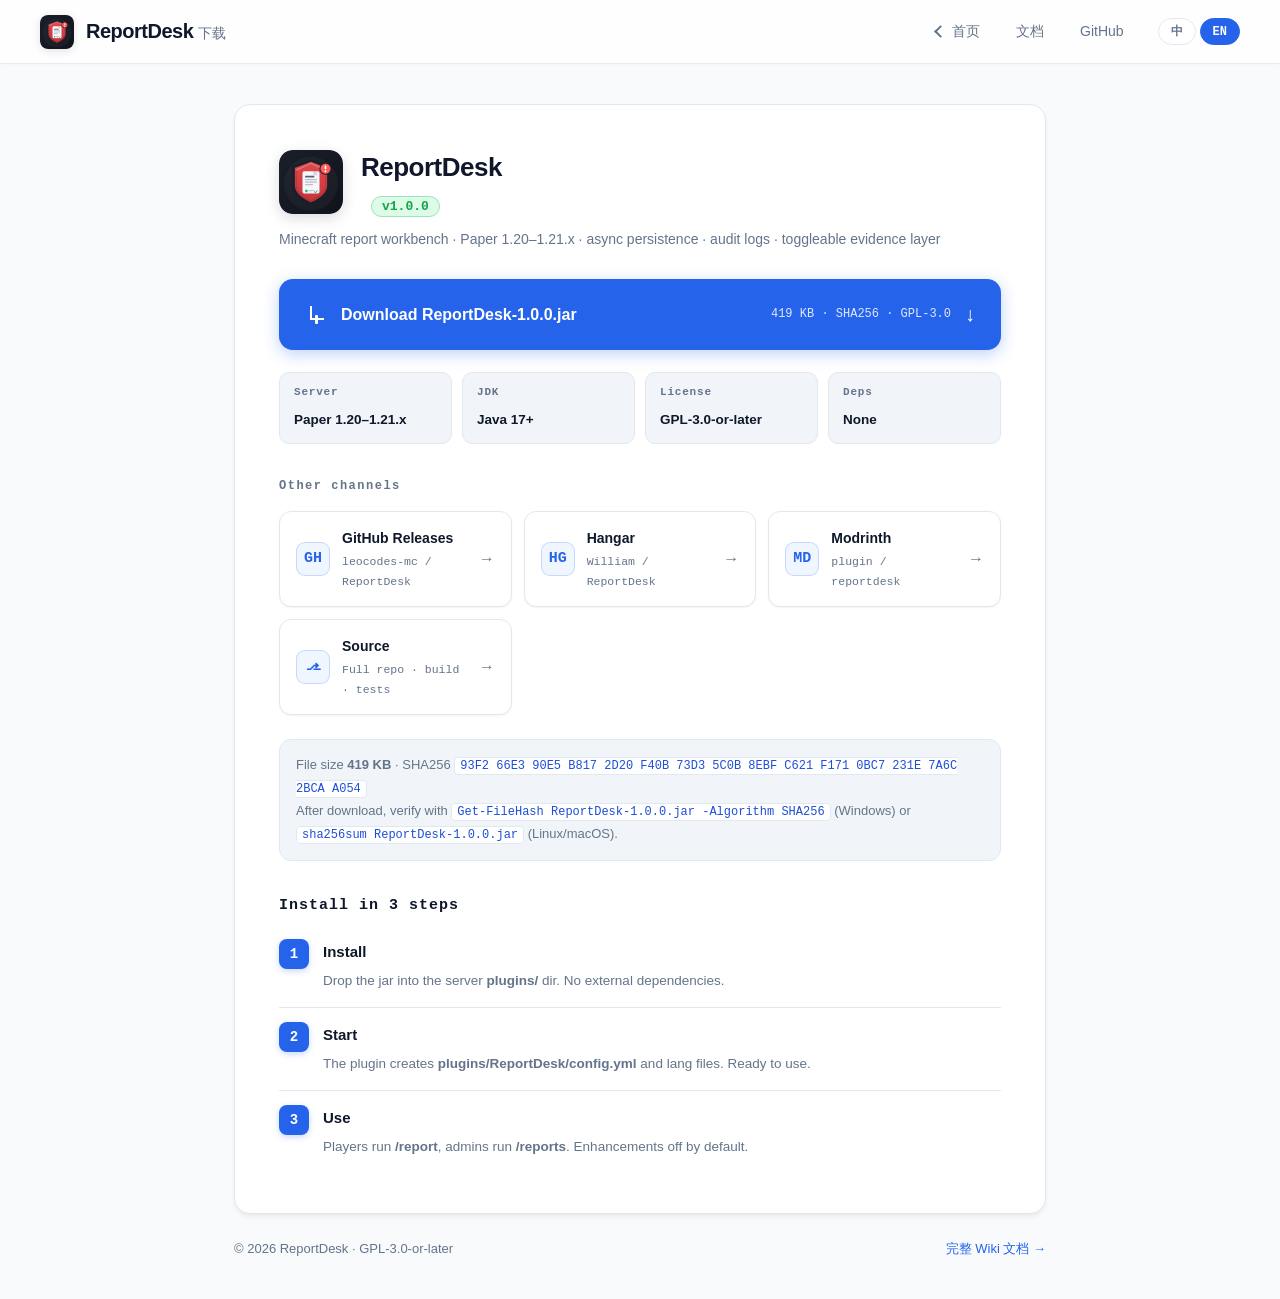
<file: download.html>
<!DOCTYPE html>
<html lang="zh-CN">
<head>
<meta charset="UTF-8">
<meta name="viewport" content="width=device-width, initial-scale=1.0">
<meta name="description" content="ReportDesk 1.0.0 下载：Paper 1.20–1.21.x 玩家举报工作台。GitHub / Hangar / Modrinth 多渠道。">
<title>ReportDesk 下载 - 1.0.0</title>
<link rel="icon" type="image/png" href="icon.png">
<style>
/* 与 docs.html / index.html 同一设计系统 */
:root{
  --primary:#2563eb; --primary-hover:#1d4ed8; --primary-light:#eff6ff;
  --accent:#16a34a; --accent-soft:#dcfce7;
  --text-title:#0f172a; --text-main:#334155; --text-muted:#64748b;
  --bg-body:#f8fafc; --bg-card:#fff; --border:#e2e8f0; --hover-bg:#f1f5f9;
  --shadow-sm:0 1px 2px 0 rgba(0,0,0,.05);
  --shadow-md:0 4px 6px -1px rgba(0,0,0,.05),0 2px 4px -2px rgba(0,0,0,.05);
  --ease:cubic-bezier(.25,.8,.25,1);
  --mono:ui-monospace,"Cascadia Code","JetBrains Mono",Consolas,monospace;
  --sans:-apple-system,BlinkMacSystemFont,"Segoe UI","Microsoft YaHei",Roboto,sans-serif;
}
*{box-sizing:border-box;margin:0;padding:0}
html{scroll-behavior:smooth}
body{font-family:var(--sans);color:var(--text-main);background:var(--bg-body);line-height:1.75;-webkit-font-smoothing:antialiased}
a{color:var(--primary);text-decoration:none;transition:color .2s var(--ease)}
a:hover{color:var(--primary-hover);text-decoration:underline;text-underline-offset:3px}
::-webkit-scrollbar{width:6px;height:6px}
::-webkit-scrollbar-track{background:transparent}
::-webkit-scrollbar-thumb{background:#cbd5e1;border-radius:10px}
::-webkit-scrollbar-thumb:hover{background:#94a3b8}

/* 顶栏（与 docs.html 统一） */
header{
  height:64px;display:flex;align-items:center;justify-content:space-between;
  padding:0 40px;background:rgba(255,255,255,.78);
  backdrop-filter:blur(16px) saturate(1.2);-webkit-backdrop-filter:blur(16px) saturate(1.2);
  border-bottom:1px solid rgba(226,232,240,.8);
  position:sticky;top:0;z-index:1000;box-shadow:0 1px 3px rgba(0,0,0,.02);
}
.header-left{display:flex;align-items:center;font-size:20px;font-weight:800;color:var(--text-title);letter-spacing:-.5px}
.logo{width:34px;height:34px;border-radius:8px;margin-right:12px;object-fit:cover;box-shadow:0 2px 8px rgba(15,23,42,.12);transition:transform .3s var(--ease)}
.header-left:hover .logo{transform:translateY(-2px) rotate(-3deg)}
.header-right{display:flex;gap:8px;align-items:center;font-size:14px;font-weight:500;color:var(--text-muted)}
.header-right a{color:inherit;display:inline-flex;align-items:center;gap:7px;padding:7px 14px;border-radius:999px;
  transition:color .2s var(--ease),transform .25s var(--ease),background .25s var(--ease);text-decoration:none}
.header-right a:hover{color:var(--primary);text-decoration:none;transform:translateY(-2px);background:var(--primary-light)}
.ic-arrow{width:9px;height:9px;border-left:2px solid currentColor;border-bottom:2px solid currentColor;transform:rotate(45deg);margin-left:2px;transition:transform .25s var(--ease)}
.header-right a:hover .ic-arrow{transform:rotate(45deg) translate(-2px,-2px)}

.wrap{max-width:860px;margin:0 auto;padding:0 24px}

/* 主卡片 */
.dl-card{
  background:var(--bg-card);border:1px solid var(--border);border-radius:16px;
  box-shadow:var(--shadow-md);padding:40px 44px;margin:40px 0 24px;
}
.dl-head{display:flex;align-items:center;gap:18px;margin-bottom:8px}
.dl-head img{width:64px;height:64px;border-radius:14px;box-shadow:0 4px 14px rgba(15,23,42,.15)}
.dl-head h1{font-size:26px;font-weight:800;color:var(--text-title);letter-spacing:-.5px}
.dl-head .ver{
  font-family:var(--mono);font-size:13px;font-weight:700;color:var(--accent);
  background:var(--accent-soft);border:1px solid rgba(22,163,74,.3);
  padding:2px 10px;border-radius:999px;margin-left:10px;
}
.dl-sub{color:var(--text-muted);font-size:14px;margin-bottom:28px}

/* 主下载按钮 */
.dl-main{
  display:flex;align-items:center;gap:14px;
  background:var(--primary);color:#fff;font-weight:700;font-size:16px;
  padding:18px 26px;border-radius:14px;
  box-shadow:0 4px 16px rgba(37,99,235,.3);
  transition:transform .2s var(--ease),box-shadow .2s var(--ease);
  position:relative;overflow:hidden;
}
.dl-main:hover{transform:translateY(-2px);box-shadow:0 8px 28px rgba(37,99,235,.4);text-decoration:none;color:#fff}
.dl-main::before{
  content:"";position:absolute;inset:0;
  background:radial-gradient(200px 100px at var(--mx,50%) var(--my,50%),rgba(255,255,255,.25),transparent 70%);
  opacity:0;transition:opacity .25s;pointer-events:none;
}
.dl-main:hover::before{opacity:1}
.dl-main .ic-dl{width:22px;height:22px;position:relative;flex-shrink:0;color:#fff}
.dl-main .ic-dl::before{content:"";position:absolute;left:5px;top:2px;width:12px;height:12px;border-left:2.5px solid currentColor;border-bottom:2.5px solid currentColor}
.dl-main .ic-dl::after{content:"";position:absolute;left:10px;bottom:2px;width:2.5px;height:9px;background:currentColor;border-radius:1px}
.dl-main .lbl{flex:1}
.dl-main .file{font-family:var(--mono);font-size:12px;font-weight:500;opacity:.85}
.dl-main .arrow{font-size:20px;transition:transform .2s var(--ease)}
.dl-main:hover .arrow{transform:translateY(3px)}

/* meta 行 */
.meta-row{display:grid;grid-template-columns:repeat(auto-fit,minmax(150px,1fr));gap:10px;margin-top:22px}
.meta-item{background:var(--hover-bg);border:1px solid var(--border);border-radius:10px;padding:10px 14px}
.meta-item b{display:block;font-size:11px;color:var(--text-muted);font-family:var(--mono);letter-spacing:.8px;margin-bottom:3px;font-weight:600}
.meta-item span{font-size:13.5px;color:var(--text-title);font-weight:600}

/* 其他渠道 */
.alt-title{font-family:var(--mono);font-size:12px;color:var(--text-muted);letter-spacing:1.5px;margin:32px 0 14px;font-weight:600}
.alt-grid{display:grid;grid-template-columns:repeat(auto-fit,minmax(200px,1fr));gap:12px}
.alt{
  display:flex;align-items:center;gap:12px;
  background:var(--bg-card);border:1px solid var(--border);border-radius:12px;
  padding:14px 16px;box-shadow:var(--shadow-sm);
  transition:transform .18s var(--ease),border-color .18s var(--ease),box-shadow .18s var(--ease);
  text-decoration:none;
}
.alt:hover{transform:translateY(-2px);border-color:#cbd5e1;box-shadow:var(--shadow-md);text-decoration:none}
.alt .mark{width:34px;height:34px;border-radius:9px;background:var(--primary-light);border:1px solid rgba(37,99,235,.2);
  display:flex;align-items:center;justify-content:center;font-family:var(--mono);font-weight:800;font-size:15px;color:var(--primary);flex-shrink:0}
.alt .txt{flex:1;display:flex;flex-direction:column;gap:1px}
.alt .txt b{font-size:14px;color:var(--text-title)}
.alt .txt i{font-style:normal;font-size:11.5px;color:var(--text-muted);font-family:var(--mono)}
.alt .go{color:var(--text-muted);font-size:16px;transition:color .2s,transform .2s var(--ease)}
.alt:hover .go{color:var(--primary);transform:translateX(2px)}

/* 校验 */
.check{margin-top:24px;background:var(--hover-bg);border:1px solid var(--border);border-radius:12px;padding:14px 16px;font-size:13px;color:var(--text-muted)}
.check code{font-family:var(--mono);font-size:12px;background:var(--bg-card);border:1px solid var(--border);border-radius:4px;padding:1px 5px;color:var(--primary-hover)}

/* 安装三步 */
.steps{margin-top:32px}
.steps h2{font-size:15px;font-weight:700;color:var(--text-title);margin-bottom:6px;font-family:var(--mono);letter-spacing:1px}
.step{display:flex;gap:14px;padding:14px 0;border-bottom:1px solid var(--border)}
.step:last-child{border-bottom:none}
.step .no{
  width:30px;height:30px;border-radius:8px;background:var(--primary);color:#fff;
  font-weight:800;font-family:var(--mono);display:flex;align-items:center;justify-content:center;flex-shrink:0;font-size:14px;
  box-shadow:0 2px 6px rgba(37,99,235,.25);
}
.step .body h3{font-size:15px;color:var(--text-title);margin-bottom:4px}
.step .body p{font-size:13.5px;color:var(--text-muted)}

footer{max-width:860px;margin:24px auto 40px;padding:0 24px;color:var(--text-muted);font-size:13px;display:flex;justify-content:space-between;flex-wrap:wrap;gap:10px}
/* 语言切换按钮 */
.dl-lang{
  font-family:var(--mono);font-size:12px;font-weight:600;
  padding:4px 12px;border-radius:999px;
  border:1px solid var(--border);background:var(--bg-card);color:var(--text-muted);
  cursor:pointer;transition:all .2s var(--ease);
}
.dl-lang.active{background:var(--primary);color:#fff;border-color:var(--primary)}

@media(max-width:600px){
  header{padding:0 16px}
  .dl-card{padding:28px 20px}
  .dl-main{flex-wrap:wrap}
}
@media(prefers-reduced-motion:reduce){
  html{scroll-behavior:auto}
  *{transition-duration:.01ms !important;animation-duration:.01ms !important}
}
</style>
</head>
<body>
<header>
  <div class="header-left">
    <img class="logo" src="icon.png" alt="ReportDesk" width="34" height="34">
    <a href="index.html" style="color:inherit;">ReportDesk <span style="font-weight:400;font-size:14px;color:var(--text-muted);">下载</span></a>
  </div>
  <div class="header-right">
    <a href="index.html"><span class="ic-arrow"></span> 首页</a>
    <a href="docs.html">文档</a>
    <a href="https://github.com/leocodes-mc/ReportDesk" target="_blank" rel="noopener">GitHub</a>
    <div style="display:flex;gap:4px;margin-left:12px">
      <button class="dl-lang" id="dlLangZh" type="button">中</button>
      <button class="dl-lang" id="dlLangEn" type="button">EN</button>
    </div>
  </div>
</header>

<main class="wrap">
  <div class="dl-card" id="dlCard">
    <div class="dl-head">
      <img src="icon.png" alt="ReportDesk" width="64" height="64">
      <div>
        <h1>ReportDesk</h1>
        <span class="ver" id="dlVer">v1.0.0</span>
      </div>
    </div>
    <p class="dl-sub" id="dlSub">Minecraft 玩家举报工作台 · Paper 1.20–1.21.x · 异步持久化 · 审计日志 · 可开关证据增强层</p>

    <a class="dl-main" id="dlMain"
       href="https://github.com/leocodes-mc/ReportDesk/releases/download/v1.0.0/ReportDesk-1.0.0.jar"
       target="_blank" rel="noopener" download>
      <span class="ic-dl"></span>
      <span class="lbl" id="dlLbl">下载 ReportDesk-1.0.0.jar</span>
      <span class="file" id="dlFile">419 KB · SHA256 · GPL-3.0</span>
      <span class="arrow">↓</span>
    </a>

    <div class="meta-row" id="dlMeta">
      <div class="meta-item"><b>服务端</b><span>Paper 1.20–1.21.x</span></div>
      <div class="meta-item"><b>JDK</b><span>Java 17+</span></div>
      <div class="meta-item"><b>许可</b><span>GPL-3.0-or-later</span></div>
      <div class="meta-item"><b>依赖</b><span>无外部依赖</span></div>
    </div>

    <div class="alt-title" id="dlAltTitle">其他渠道</div>
    <div class="alt-grid" id="dlAltGrid">
      <a class="alt" href="https://github.com/leocodes-mc/ReportDesk/releases" target="_blank" rel="noopener">
        <span class="mark">GH</span>
        <span class="txt"><b>GitHub Releases</b><i>leocodes-mc / ReportDesk</i></span>
        <span class="go">→</span>
      </a>
      <a class="alt" href="https://hangar.papermc.io/William/ReportDesk" target="_blank" rel="noopener">
        <span class="mark">HG</span>
        <span class="txt"><b>Hangar</b><i>William / ReportDesk</i></span>
        <span class="go">→</span>
      </a>
      <a class="alt" href="https://modrinth.com/plugin/reportdesk" target="_blank" rel="noopener">
        <span class="mark">MD</span>
        <span class="txt"><b>Modrinth</b><i>plugin / reportdesk</i></span>
        <span class="go">→</span>
      </a>
      <a class="alt" href="https://github.com/leocodes-mc/ReportDesk" target="_blank" rel="noopener">
        <span class="mark">⎇</span>
        <span class="txt"><b>源码</b><i>完整仓库 · 构建 · 测试</i></span>
        <span class="go">→</span>
      </a>
    </div>

    <div class="check" id="dlCheck">
      文件大小 <b>419 KB</b> · SHA256 <code>93F2 66E3 90E5 B817 2D20 F40B 73D3 5C0B 8EBF C621 F171 0BC7 231E 7A6C 2BCA A054</code><br>
      下载后可用 <code>Get-FileHash ReportDesk-1.0.0.jar -Algorithm SHA256</code>（Windows）或 <code>sha256sum ReportDesk-1.0.0.jar</code>（Linux/macOS）校验。
    </div>

    <div class="steps" id="dlSteps">
      <h2 id="dlStepsTitle">安装三步</h2>
      <div class="step"><span class="no">1</span><div class="body"><h3>放入插件</h3><p>把 jar 丢进服务端 <b>plugins/</b> 目录，无需其他依赖。</p></div></div>
      <div class="step"><span class="no">2</span><div class="body"><h3>启动服务器</h3><p>插件生成 <b>plugins/ReportDesk/config.yml</b> 与语言文件，即可使用。</p></div></div>
      <div class="step"><span class="no">3</span><div class="body"><h3>开始使用</h3><p>玩家 <b>/report</b>，管理员 <b>/reports</b>。增强层默认全关，需要时再开。</p></div></div>
    </div>
  </div>
</main>

<footer>
  <span>© 2026 ReportDesk · GPL-3.0-or-later</span>
  <a href="docs.html">完整 Wiki 文档 →</a>
</footer>

<script>
/* 磁吸光效（主下载按钮） */
(function () {
  var main = document.getElementById("dlMain");
  if (!main) return;
  main.addEventListener("pointermove", function (e) {
    var r = main.getBoundingClientRect();
    main.style.setProperty("--mx", (e.clientX - r.left) + "px");
    main.style.setProperty("--my", (e.clientY - r.top) + "px");
  });
})();

/* 双语切换 */
(function () {
  var i18n = {
    zh: {
      sub: "Minecraft 玩家举报工作台 · Paper 1.20–1.21.x · 异步持久化 · 审计日志 · 可开关证据增强层",
      ver: "v1.0.0",
      lbl: "下载 ReportDesk-1.0.0.jar",
      file: "419 KB · SHA256 · GPL-3.0",
      altTitle: "其他渠道",
      meta: [["服务端","Paper 1.20–1.21.x"],["JDK","Java 17+"],["许可","GPL-3.0-or-later"],["依赖","无外部依赖"]],
      alt: [["GH","GitHub Releases","leocodes-mc / ReportDesk"],["HG","Hangar","William / ReportDesk"],["MD","Modrinth","plugin / reportdesk"],["⎇","源码","完整仓库 · 构建 · 测试"]],
      check: "文件大小 <b>419 KB</b> · SHA256 <code>93F2 66E3 90E5 B817 2D20 F40B 73D3 5C0B 8EBF C621 F171 0BC7 231E 7A6C 2BCA A054</code><br>下载后可用 <code>Get-FileHash ReportDesk-1.0.0.jar -Algorithm SHA256</code>（Windows）或 <code>sha256sum ReportDesk-1.0.0.jar</code>（Linux/macOS）校验。",
      stepsTitle: "安装三步",
      steps: [["放入插件","把 jar 丢进服务端 <b>plugins/</b> 目录，无需其他依赖。"],["启动服务器","插件生成 <b>plugins/ReportDesk/config.yml</b> 与语言文件，即可使用。"],["开始使用","玩家 <b>/report</b>，管理员 <b>/reports</b>。增强层默认全关，需要时再开。"]]
    },
    en: {
      sub: "Minecraft report workbench · Paper 1.20–1.21.x · async persistence · audit logs · toggleable evidence layer",
      ver: "v1.0.0",
      lbl: "Download ReportDesk-1.0.0.jar",
      file: "419 KB · SHA256 · GPL-3.0",
      altTitle: "Other channels",
      meta: [["Server","Paper 1.20–1.21.x"],["JDK","Java 17+"],["License","GPL-3.0-or-later"],["Deps","None"]],
      alt: [["GH","GitHub Releases","leocodes-mc / ReportDesk"],["HG","Hangar","William / ReportDesk"],["MD","Modrinth","plugin / reportdesk"],["⎇","Source","Full repo · build · tests"]],
      check: "File size <b>419 KB</b> · SHA256 <code>93F2 66E3 90E5 B817 2D20 F40B 73D3 5C0B 8EBF C621 F171 0BC7 231E 7A6C 2BCA A054</code><br>After download, verify with <code>Get-FileHash ReportDesk-1.0.0.jar -Algorithm SHA256</code> (Windows) or <code>sha256sum ReportDesk-1.0.0.jar</code> (Linux/macOS).",
      stepsTitle: "Install in 3 steps",
      steps: [["Install","Drop the jar into the server <b>plugins/</b> dir. No external dependencies."],["Start","The plugin creates <b>plugins/ReportDesk/config.yml</b> and lang files. Ready to use."],["Use","Players run <b>/report</b>, admins run <b>/reports</b>. Enhancements off by default."]]
    }
  };
  var cur = "en";
  try { cur = localStorage.getItem("rd-site-lang") === "zh" ? "zh" : "en"; } catch (e) {}
  var zhBtn = document.getElementById("dlLangZh");
  var enBtn = document.getElementById("dlLangEn");

  function apply(lang) {
    var t = i18n[lang];
    document.getElementById("dlSub").textContent = t.sub;
    document.getElementById("dlVer").textContent = t.ver;
    document.getElementById("dlLbl").textContent = t.lbl;
    document.getElementById("dlFile").textContent = t.file;
    document.getElementById("dlAltTitle").textContent = t.altTitle;
    document.getElementById("dlMeta").innerHTML = t.meta.map(function (m) {
      return "<div class='meta-item'><b>" + m[0] + "</b><span>" + m[1] + "</span></div>";
    }).join("");
    document.getElementById("dlAltGrid").innerHTML = t.alt.map(function (a, i) {
      var hrefs = ["https://github.com/leocodes-mc/ReportDesk/releases","https://hangar.papermc.io/William/ReportDesk","https://modrinth.com/plugin/reportdesk","https://github.com/leocodes-mc/ReportDesk"];
      return "<a class='alt' href='" + hrefs[i] + "' target='_blank' rel='noopener'><span class='mark'>" + a[0] + "</span><span class='txt'><b>" + a[1] + "</b><i>" + a[2] + "</i></span><span class='go'>→</span></a>";
    }).join("");
    document.getElementById("dlCheck").innerHTML = t.check;
    document.getElementById("dlStepsTitle").textContent = t.stepsTitle;
    var stepDivs = document.querySelectorAll("#dlSteps .step");
    stepDivs.forEach(function (el, i) {
      var st = t.steps[i];
      if (!st) return;
      el.querySelector("h3").textContent = st[0];
      el.querySelector("p").innerHTML = st[1];
    });
    zhBtn.classList.toggle("active", lang === "zh");
    enBtn.classList.toggle("active", lang === "en");
  }

  function pick(lang) {
    if (lang === cur) return;
    cur = lang;
    try { localStorage.setItem("rd-site-lang", lang); } catch (e) {}
    apply(lang);
  }
  zhBtn.addEventListener("click", function () { pick("zh"); });
  enBtn.addEventListener("click", function () { pick("en"); });
  apply(cur);
})();
</script>
</body>
</html>
</file>
<file: css/style.css>
/* ============================================================
   ReportDesk 展示站 — 浅色主题（与 docs.html 设计系统统一）
   ============================================================ */
:root{
  --bg:#f8fafc;
  --bg-2:#ffffff;
  --panel:#ffffff;
  --panel-2:#f1f5f9;
  --border:#e2e8f0;
  --border-strong:#cbd5e1;
  --text:#0f172a;
  --muted:#475569;
  --dim:#64748b;
  --accent:#16a34a;
  --accent-2:#2563eb;
  --accent-soft:#dbeafe;
  --warn:#d97706;
  --danger:#dc2626;
  --shadow-sm:0 1px 2px 0 rgba(0,0,0,.05);
  --shadow-md:0 4px 6px -1px rgba(0,0,0,.05),0 2px 4px -2px rgba(0,0,0,.05);
  --shadow-lg:0 10px 15px -3px rgba(0,0,0,.05),0 4px 6px -4px rgba(0,0,0,.05);
  --ease:cubic-bezier(.25,.8,.25,1);
  --mono:ui-monospace,"Cascadia Code","JetBrains Mono","Fira Code",Consolas,monospace;
  --sans:-apple-system,BlinkMacSystemFont,"Segoe UI","Microsoft YaHei","Noto Sans",Roboto,Helvetica,Arial,sans-serif;
  --maxw:1080px;
}
*{box-sizing:border-box;margin:0;padding:0}
html{scroll-behavior:smooth}
body{
  background:var(--bg);
  color:var(--text);
  font-family:var(--sans);
  line-height:1.75;
  -webkit-font-smoothing:antialiased;
  overflow-x:hidden;
}
code{
  font-family:var(--mono);
  font-size:.88em;
  background:var(--panel-2);
  color:var(--accent-2);
  padding:1px 6px;
  border-radius:4px;
  border:1px solid var(--border);
}
a{color:var(--accent-2);text-decoration:none;transition:color .2s var(--ease)}
a:hover{color:var(--accent-2);text-decoration:underline;text-underline-offset:3px}

/* 细腻滚动条（与 docs.html 统一） */
::-webkit-scrollbar{width:6px;height:6px}
::-webkit-scrollbar-track{background:transparent}
::-webkit-scrollbar-thumb{background:#cbd5e1;border-radius:10px}
::-webkit-scrollbar-thumb:hover{background:#94a3b8}

.wrap{max-width:var(--maxw);margin:0 auto;padding:0 24px}

/* 跳转链接（无障碍） */
.skip-link{
  position:absolute;left:-9999px;top:0;z-index:9999;
  background:var(--accent-2);color:#fff;padding:10px 18px;
  border-radius:0 0 8px 0;font-size:14px;font-weight:600;text-decoration:none;
}
.skip-link:focus{left:0;color:#fff}

/* ---------- NAV（毛玻璃，与 download.html 顶栏统一） ---------- */
.nav{
  position:sticky;top:0;z-index:100;
  background:rgba(255,255,255,.78);
  backdrop-filter:blur(16px) saturate(1.2);
  -webkit-backdrop-filter:blur(16px) saturate(1.2);
  border-bottom:1px solid rgba(226,232,240,.8);
  box-shadow:0 1px 3px rgba(0,0,0,.02);
  transition:box-shadow .25s var(--ease);
}
.nav.scrolled{box-shadow:0 4px 16px rgba(15,23,42,.08)}
.nav-inner{
  max-width:var(--maxw);margin:0 auto;padding:0 40px;
  height:64px;
  display:flex;align-items:center;justify-content:space-between;gap:14px;
}
.header-left{display:flex;align-items:center;gap:12px;color:var(--text-title);font-weight:800;font-size:20px;letter-spacing:-.5px;white-space:nowrap}
.header-left:hover{text-decoration:none}
.logo{width:34px;height:34px;border-radius:8px;object-fit:cover;box-shadow:0 2px 8px rgba(15,23,42,.12);transition:transform .3s var(--ease)}
.header-left:hover .logo{transform:translateY(-2px) rotate(-3deg)}
.header-right{display:flex;gap:8px;align-items:center;font-size:14px;font-weight:500;color:var(--muted)}
.header-right a{
  color:inherit;display:inline-flex;align-items:center;padding:7px 14px;border-radius:999px;
  transition:color .2s var(--ease),transform .25s var(--ease),background .25s var(--ease);text-decoration:none;
}
.header-right a:hover{color:var(--accent-2);text-decoration:none;transform:translateY(-2px);background:var(--accent-soft)}

/* 语言切换（与 download.html 统一） */
.lang-switch{display:inline-flex;gap:4px;margin-left:12px}
.lang-btn{
  font-family:var(--mono);font-size:12px;font-weight:600;
  padding:4px 12px;border-radius:999px;
  border:1px solid var(--border);background:var(--bg-card);color:var(--muted);
  cursor:pointer;transition:all .2s var(--ease);
}
.lang-btn:hover{border-color:var(--accent-2);color:var(--accent-2)}
.lang-btn.active{background:var(--accent-2);color:#fff;border-color:var(--accent-2)}
.nav-dl{font-weight:600;color:var(--accent-2)}
.menu-toggle{
  display:none;background:none;border:1px solid var(--border);color:var(--text);
  font-size:18px;border-radius:8px;padding:4px 12px;cursor:pointer;
  transition:border-color .2s var(--ease),background .2s var(--ease);
}
.menu-toggle:hover{border-color:var(--border-strong);background:var(--hover-bg)}

/* ---------- HERO（浅色，柔和光晕） ---------- */
.hero{
  position:relative;
  padding:88px 0 64px;
  background:
    radial-gradient(800px 400px at 70% -10%,rgba(37,99,235,.08),transparent),
    radial-gradient(700px 400px at 20% 0%,rgba(22,163,74,.07),transparent),
    var(--bg);
  text-align:center;
  overflow:hidden;
}
.hero::before{
  content:"";position:absolute;inset:-30%;z-index:0;pointer-events:none;
  background:
    radial-gradient(520px 300px at 30% 40%,rgba(37,99,235,.05),transparent 70%),
    radial-gradient(560px 340px at 70% 60%,rgba(22,163,74,.05),transparent 70%);
  animation:drift 26s ease-in-out infinite alternate;
  will-change:transform;
}
.hero .wrap{position:relative;z-index:1}
@keyframes drift{
  0%{transform:translate3d(-2%,-1%,0) scale(1)}
  50%{transform:translate3d(2%,1%,0) scale(1.04)}
  100%{transform:translate3d(-1%,2%,0) scale(1.02)}
}
.hero-badge{
  display:inline-flex;align-items:center;gap:8px;
  font-family:var(--mono);font-size:13px;color:var(--accent-2);font-weight:600;
  background:var(--accent-soft);border:1px solid rgba(37,99,235,.25);
  padding:5px 14px;border-radius:999px;margin-bottom:26px;letter-spacing:.5px;
}
.hero h1{
  font-size:clamp(30px,4.6vw,52px);line-height:1.18;font-weight:800;
  letter-spacing:-.5px;margin-bottom:20px;color:var(--text);
}
.hero h1 .hero-pipe{color:var(--accent-2);font-weight:300;margin:0 8px}
.hero-sub{max-width:680px;margin:0 auto 34px;color:var(--muted);font-size:18px}
.hero-sub strong{color:var(--text)}
.hero-cta{display:flex;gap:14px;justify-content:center;flex-wrap:wrap;margin-bottom:22px}

.hero-distros{display:flex;gap:10px;justify-content:center;flex-wrap:wrap;margin-bottom:44px}
.distro{
  font-size:13px;font-weight:600;font-family:var(--mono);letter-spacing:.5px;
  color:var(--muted);background:var(--panel);border:1px solid var(--border);
  padding:7px 16px;border-radius:999px;
  transition:color .2s var(--ease),border-color .2s var(--ease),background .2s var(--ease),transform .25s var(--ease);
}
.distro:hover{color:var(--accent-2);border-color:rgba(37,99,235,.4);text-decoration:none;background:var(--accent-soft);transform:translateY(-2px)}

.btn{
  position:relative;overflow:hidden;
  font-size:15px;font-weight:600;padding:12px 24px;border-radius:10px;
  cursor:pointer;transition:transform .25s var(--ease),border-color .2s,background .2s,filter .2s,box-shadow .25s var(--ease);
  border:1px solid transparent;font-family:var(--sans);
}
.btn::before{
  content:"";position:absolute;inset:0;z-index:0;
  background:radial-gradient(140px 70px at var(--mx,50%) var(--my,50%),rgba(255,255,255,.35),transparent 70%);
  opacity:0;transition:opacity .25s;
}
.btn:hover::before{opacity:1}
.btn.primary{background:var(--accent-2);color:#fff;box-shadow:0 2px 8px rgba(37,99,235,.25)}
.btn.primary:hover{filter:brightness(1.05);transform:translateY(-2px);box-shadow:0 6px 20px rgba(37,99,235,.3)}
.btn.ghost{background:var(--panel);color:var(--text);border-color:var(--border)}
.btn.ghost:hover{background:var(--panel-2);border-color:var(--border-strong);transform:translateY(-2px);box-shadow:var(--shadow-md)}
.btn.lg{font-size:16px;padding:14px 30px}

.hero-stats{
  display:flex;gap:36px;justify-content:center;flex-wrap:wrap;
  border-top:1px solid var(--border);padding-top:34px;max-width:640px;margin:0 auto;
}
.hero-stats div{display:flex;flex-direction:column;gap:2px}
.hero-stats b{font-size:30px;font-weight:800;font-family:var(--mono);color:var(--accent)}
.hero-stats span{font-size:13px;color:var(--dim)}

/* ---------- GROUP BAR（信息分组标题） ---------- */
.group{background:var(--bg-2)}
.group-bar{
  display:flex;align-items:center;gap:14px;
  max-width:var(--maxw);margin:0 auto;
  padding:0 24px 18px;
}
.group-tag{
  width:30px;height:30px;border-radius:8px;background:var(--panel);border:1px solid var(--border);
  display:flex;align-items:center;justify-content:center;flex:none;
  font-family:var(--mono);font-weight:700;font-size:14px;color:var(--accent-2);
  box-shadow:var(--shadow-sm);
}
.group-bar b{font-size:15px;font-weight:800;letter-spacing:1px;color:var(--text)}
.group-bar i{font-style:normal;font-size:13px;color:var(--dim)}

/* ---------- SECTIONS ---------- */
.sec{padding:72px 0;border-bottom:1px solid var(--border)}
.group .sec{background:transparent}
.sec-head{margin-bottom:40px}
.sec-no{
  display:inline-block;font-family:var(--mono);font-size:14px;color:var(--dim);
  letter-spacing:2px;margin-bottom:10px;
}
.sec-head h2{font-size:32px;font-weight:800;margin-bottom:10px;letter-spacing:-.5px;color:var(--text)}
.sec-head p{color:var(--muted);font-size:16px;max-width:640px}

/* ---------- CARDS / GRIDS ---------- */
.grid{display:grid;gap:16px}
.feat{grid-template-columns:repeat(auto-fill,minmax(300px,1fr))}
.enh,.conf{grid-template-columns:repeat(auto-fill,minmax(280px,1fr))}
.card{
  position:relative;overflow:hidden;
  background:var(--panel);border:1px solid var(--border);border-radius:16px;
  box-shadow:var(--shadow-sm);
  padding:22px;transition:transform .22s var(--ease),border-color .22s var(--ease),box-shadow .22s var(--ease);
}
.card:hover{border-color:var(--border-strong);transform:translateY(-3px);box-shadow:var(--shadow-lg)}
.card::before{
  content:"";position:absolute;inset:0;z-index:0;pointer-events:none;
  background:radial-gradient(260px 150px at var(--mx,50%) var(--my,0%),rgba(37,99,235,.06),transparent 70%);
  opacity:0;transition:opacity .3s;
}
.card:hover::before{opacity:1}
.card>*{position:relative;z-index:1}
.card:hover .card-ico{transform:scale(1.08)}
.card h3{font-size:17px;font-weight:700;margin-bottom:8px;color:var(--text)}
.card p{color:var(--muted);font-size:14px}
.card-ico{
  width:40px;height:40px;border-radius:10px;background:var(--accent-soft);
  border:1px solid rgba(37,99,235,.2);display:flex;align-items:center;justify-content:center;
  font-size:18px;color:var(--accent-2);margin-bottom:14px;transition:transform .18s var(--ease);
}
.off{position:relative}
.switch-pill{
  position:absolute;top:16px;right:16px;font-size:11px;font-family:var(--mono);font-weight:600;
  color:var(--warn);background:rgba(217,119,6,.08);border:1px solid rgba(217,119,6,.3);
  padding:2px 9px;border-radius:999px;letter-spacing:.5px;z-index:2;
}

/* ---------- MATRIX（功能矩阵） ---------- */
.matrix{margin-top:30px;background:var(--panel);border:1px solid var(--border);border-radius:16px;padding:22px;box-shadow:var(--shadow-sm)}
.matrix-title{font-family:var(--mono);font-size:13px;color:var(--accent-2);font-weight:600;letter-spacing:2px;margin-bottom:14px}
.matrix-scroll{overflow-x:auto}
.matrix-table{width:100%;border-collapse:collapse;font-size:13.5px;min-width:560px}
.matrix-table th{
  background:var(--panel-2);text-align:left;padding:9px 12px;
  font-size:12px;color:var(--muted);font-family:var(--mono);font-weight:600;letter-spacing:.5px;
  position:sticky;top:0;
}
.matrix-table td{padding:8px 12px;border-top:1px solid var(--border);color:var(--muted)}
.matrix-table tr:hover td{background:var(--accent-soft)}
.matrix-table .mc{color:var(--text);font-weight:600;white-space:nowrap}
.matrix-table .mk{text-align:center;color:var(--accent);font-family:var(--mono);width:52px}
.matrix-table .mn{font-size:12.5px;color:var(--dim)}

/* ---------- DEMO (GUI flow) ---------- */
.demo{margin-top:44px;background:var(--panel);border:1px solid var(--border);border-radius:16px;padding:28px;box-shadow:var(--shadow-sm)}
.demo-title{font-family:var(--mono);font-size:13px;color:var(--accent-2);font-weight:600;letter-spacing:2px;margin-bottom:22px}
.demo-steps{display:flex;align-items:stretch;gap:8px;flex-wrap:wrap}
.step{
  flex:1;min-width:120px;background:var(--panel-2);border:1px solid var(--border);
  border-radius:12px;padding:16px;text-align:center;position:relative;cursor:pointer;
  transition:border-color .25s var(--ease),transform .25s var(--ease),box-shadow .25s var(--ease);
}
.step:hover{transform:translateY(-2px);box-shadow:var(--shadow-md)}
.step i{
  display:flex;align-items:center;justify-content:center;width:26px;height:26px;
  border-radius:50%;background:var(--panel);border:1px solid var(--border);
  font-style:normal;font-weight:700;font-size:13px;margin:0 auto 10px;color:var(--muted);
  transition:background .25s,color .25s,border-color .25s;
}
.step b{display:block;font-size:14px;color:var(--text)}
.step small{display:block;color:var(--dim);font-size:12px;margin-top:4px}
.step.active{border-color:var(--accent-2);box-shadow:0 0 0 3px var(--accent-soft)}
.step.active i{background:var(--accent-2);color:#fff;border-color:var(--accent-2)}
.step-arrow{align-self:center;color:var(--dim);font-size:18px;padding:0 4px}
.demo-note{margin-top:20px;color:var(--dim);font-size:13px}

/* ---------- COMMANDS ---------- */
.cmd-cols{display:grid;grid-template-columns:1fr 1fr;gap:18px;margin-bottom:26px}
.cmd-block{background:var(--panel);border:1px solid var(--border);border-radius:14px;padding:20px;box-shadow:var(--shadow-sm)}
.cmd-block h3{font-size:16px;font-weight:700;margin-bottom:14px;display:flex;align-items:center;gap:10px;flex-wrap:wrap;color:var(--text)}
.tag{font-family:var(--mono);font-size:11px;font-weight:600;color:var(--accent-2);background:var(--accent-soft);border:1px solid rgba(37,99,235,.25);padding:2px 8px;border-radius:6px}
.cmd-table{width:100%;border-collapse:collapse;font-size:14px}
.cmd-table td{padding:8px 0;border-bottom:1px solid var(--border);vertical-align:top}
.cmd-table tr:last-child td{border-bottom:none}
.cmd-table td:first-child{font-family:var(--mono);font-size:12.5px;color:var(--accent-2);padding-right:14px;line-height:1.6}
.cmd-table td:last-child{color:var(--muted);font-size:13.5px}

/* 裁决表 */
.verdict-block{background:var(--panel);border:1px solid var(--border);border-radius:14px;padding:20px;margin-bottom:26px;box-shadow:var(--shadow-sm)}
.verdict-title{font-family:var(--mono);font-size:12px;color:var(--warn);font-weight:600;letter-spacing:1px;margin-bottom:12px}
.verdict-table{width:100%;border-collapse:collapse;font-size:13.5px}
.verdict-table th{background:var(--panel-2);text-align:left;padding:8px 12px;font-size:12px;color:var(--muted);font-family:var(--mono);font-weight:600;letter-spacing:.5px}
.verdict-table td{padding:8px 12px;border-top:1px solid var(--border);color:var(--muted)}
.verdict-table td:first-child{font-family:var(--mono);font-size:12.5px;color:var(--accent-2)}

/* code block with copy */
.example{position:relative;background:var(--panel);border:1px solid var(--border);border-radius:14px;padding:20px 20px 18px;box-shadow:var(--shadow-sm)}
.example-label{font-family:var(--mono);font-size:12px;color:var(--dim);letter-spacing:2px;margin-bottom:12px;font-weight:600}
.code{background:var(--panel-2);border:1px solid var(--border);border-radius:10px;padding:16px;overflow-x:auto}
.code code{background:none;border:none;padding:0;color:var(--text);font-size:13.5px;line-height:1.8}
.code.small code{font-size:12.5px;color:var(--muted);line-height:1.75}
.copy-btn{
  position:absolute;top:14px;right:14px;background:var(--panel-2);border:1px solid var(--border);
  color:var(--muted);font-size:12px;padding:5px 14px;border-radius:8px;cursor:pointer;
  font-family:var(--sans);transition:color .2s var(--ease),border-color .2s var(--ease),transform .2s var(--ease);
}
.copy-btn:hover{color:var(--text);border-color:var(--accent-2);transform:translateY(-1px)}

/* ---------- ENHANCEMENTS 指南 ---------- */
.enh-guide{margin-top:26px;background:var(--panel);border:1px solid var(--border);border-radius:14px;padding:20px 24px;box-shadow:var(--shadow-sm)}
.enh-guide-title{font-family:var(--mono);font-size:12px;color:var(--accent-2);font-weight:600;letter-spacing:1px;margin-bottom:10px}
.enh-guide ol{padding-left:20px}
.enh-guide li{color:var(--muted);font-size:14px;margin-bottom:6px}

/* ---------- I18N ---------- */
.i18n-cols{display:grid;grid-template-columns:repeat(auto-fit,minmax(280px,1fr));gap:16px}
.i18n-block{background:var(--panel);border:1px solid var(--border);border-radius:14px;padding:22px;box-shadow:var(--shadow-sm)}
.i18n-block h3{font-size:16px;margin-bottom:12px;color:var(--accent-2);font-weight:700}
.i18n-block ol{padding-left:18px;color:var(--muted);font-size:14px}
.i18n-block li{margin-bottom:8px}
.i18n-block p{color:var(--muted);font-size:14px}

/* ---------- PERMISSIONS ---------- */
.perm-table{width:100%;border-collapse:collapse;font-size:14px;background:var(--panel);border-radius:14px;overflow:hidden;border:1px solid var(--border);box-shadow:var(--shadow-sm)}
.perm-table th{background:var(--panel-2);text-align:left;padding:12px 16px;font-size:13px;color:var(--muted);font-family:var(--mono);font-weight:600;letter-spacing:.5px}
.perm-table td{padding:11px 16px;border-top:1px solid var(--border);color:var(--muted)}
.perm-table td:first-child{font-family:var(--mono);font-size:13px;color:var(--accent-2);white-space:nowrap}
.perm-table tr:hover td{background:var(--accent-soft)}
.perm-table .def-open{color:var(--accent)}
.perm-table .def-off{color:var(--warn)}
.perm-table .def-op{color:var(--accent-2)}
.perm-tips{margin-top:20px;background:var(--panel);border:1px solid var(--border);border-radius:14px;padding:18px 22px;box-shadow:var(--shadow-sm)}
.perm-tips-title{font-family:var(--mono);font-size:12px;color:var(--accent-2);font-weight:600;letter-spacing:1px;margin-bottom:10px}
.perm-tips ul{padding-left:18px}
.perm-tips li{color:var(--muted);font-size:14px;margin-bottom:6px}

/* ---------- CONFIG DOCS ---------- */
.cfg-block{background:var(--panel);border:1px solid var(--border);border-radius:14px;padding:20px;margin-bottom:16px;box-shadow:var(--shadow-sm)}
.cfg-block h3{font-size:15px;font-weight:700;margin-bottom:12px;color:var(--accent-2);font-family:var(--mono);letter-spacing:.5px}
.cfg-table{width:100%;border-collapse:collapse;font-size:13px}
.cfg-table th{background:var(--panel-2);text-align:left;padding:7px 12px;font-size:11.5px;color:var(--muted);font-family:var(--mono);font-weight:600;letter-spacing:.5px}
.cfg-table td{padding:7px 12px;border-top:1px solid var(--border);color:var(--muted);vertical-align:top}
.cfg-table td:first-child{font-family:var(--mono);font-size:12px;color:var(--accent-2);white-space:nowrap}
.cfg-table .cfg-default{font-family:var(--mono);font-size:12px;color:var(--text);white-space:nowrap}

/* ---------- ARCHITECTURE ---------- */
.arch-cols{display:grid;grid-template-columns:repeat(auto-fit,minmax(280px,1fr));gap:16px}
.arch-block{background:var(--panel);border:1px solid var(--border);border-radius:14px;padding:20px;box-shadow:var(--shadow-sm)}
.arch-block h3{font-size:15px;margin-bottom:14px;color:var(--accent-2);font-weight:700}
.mini-table{width:100%;border-collapse:collapse;font-size:13.5px}
.mini-table td{padding:7px 0;border-bottom:1px solid var(--border);color:var(--muted)}
.mini-table tr:last-child td{border-bottom:none}
.mini-table td:first-child{font-family:var(--mono);color:var(--accent-2);font-size:12.5px;padding-right:12px;white-space:nowrap}

/* ---------- ROADMAP ---------- */
.roadmap{display:grid;gap:16px}
.rm-group{background:var(--panel);border:1px solid var(--border);border-radius:14px;padding:20px 22px;box-shadow:var(--shadow-sm)}
.rm-label{font-family:var(--mono);font-size:13px;color:var(--accent-2);font-weight:600;letter-spacing:1px;margin-bottom:14px}
.rm-items{display:flex;flex-wrap:wrap;gap:8px}
.rm-items span{
  font-size:13.5px;color:var(--muted);background:var(--panel-2);border:1px solid var(--border);
  padding:5px 13px;border-radius:999px;transition:background .2s var(--ease),border-color .2s var(--ease),color .2s var(--ease);
}
.rm-items span:hover{background:var(--accent-soft);border-color:rgba(37,99,235,.3);color:var(--accent-2)}

/* ---------- INSTALL ---------- */
.install-grid{display:grid;grid-template-columns:repeat(auto-fit,minmax(220px,1fr));gap:16px;margin-bottom:28px}
.install-grid .card{padding-top:52px}
.step-no{
  position:absolute;top:14px;left:22px;width:30px;height:30px;border-radius:8px;
  background:var(--accent-2);color:#fff;font-weight:800;font-family:var(--mono);
  display:flex;align-items:center;justify-content:center;font-size:15px;z-index:2;
  box-shadow:0 2px 8px rgba(37,99,235,.25);
}
.install-meta{display:grid;grid-template-columns:repeat(auto-fit,minmax(180px,1fr));gap:12px}
.install-meta div{background:var(--panel);border:1px solid var(--border);border-radius:12px;padding:14px 18px;box-shadow:var(--shadow-sm)}
.install-meta b{display:block;font-size:12px;color:var(--dim);font-family:var(--mono);letter-spacing:1px;margin-bottom:4px;font-weight:600}
.install-meta span{font-size:14px;color:var(--muted)}
.install-dir{margin-bottom:28px}

/* ---------- FOOTER ---------- */
.footer{background:var(--bg-2);padding:44px 0 36px;border-top:1px solid var(--border)}
.footer-top{display:flex;align-items:center;justify-content:space-between;gap:24px;flex-wrap:wrap;margin-bottom:20px}
.footer-brand{display:flex;align-items:center;gap:10px;font-weight:800;font-size:16px;color:var(--text);letter-spacing:-.5px}
.footer-brand img{border-radius:6px;box-shadow:0 2px 6px rgba(15,23,42,.1)}
.footer-brand small{color:var(--dim);font-weight:400;font-family:var(--mono)}
.footer-links{display:flex;gap:20px;flex-wrap:wrap}
.footer-links a{color:var(--muted);font-size:14px;transition:color .2s var(--ease)}
.footer-links a:hover{color:var(--text);text-decoration:none}
.footer-note{color:var(--dim);font-size:13px}

/* footer repo link rows */
.repo-grid{display:grid;grid-template-columns:repeat(auto-fill,minmax(240px,1fr));gap:14px}
.repo{
  display:flex;align-items:center;gap:12px;
  background:var(--panel);border:1px solid var(--border);border-radius:12px;
  padding:14px 18px;box-shadow:var(--shadow-sm);
  transition:transform .2s var(--ease),border-color .2s var(--ease),box-shadow .2s var(--ease);
  text-decoration:none;
}
.repo:hover{border-color:var(--border-strong);box-shadow:var(--shadow-md);transform:translateY(-2px);text-decoration:none}
.repo-mark{font-size:20px;color:var(--accent-2);width:26px;text-align:center;font-weight:700}
.repo-txt{display:flex;flex-direction:column;gap:1px;flex:1}
.repo-txt b{font-size:14px;color:var(--text)}
.repo-txt i{font-style:normal;font-size:12px;color:var(--dim);font-family:var(--mono)}
.repo-go{color:var(--dim);font-size:14px;transition:color .2s var(--ease),transform .2s var(--ease)}
.repo:hover .repo-go{color:var(--accent-2);transform:translateX(3px)}
.repo-dl{border-color:rgba(37,99,235,.35)}
.repo-dl .repo-mark{color:var(--accent-2)}

/* ---------- TOAST ---------- */
.toast{
  position:fixed;bottom:28px;left:50%;transform:translateX(-50%) translateY(20px);
  background:var(--accent-2);color:#fff;font-weight:600;font-size:14px;
  padding:10px 22px;border-radius:10px;opacity:0;pointer-events:none;
  transition:opacity .25s,transform .35s var(--ease);z-index:200;
  box-shadow:0 8px 24px rgba(37,99,235,.3);
}
.toast.show{opacity:1;transform:translateX(-50%) translateY(0)}

/* ---------- SCROLL PROGRESS（transform 驱动，不触发重排） ---------- */
.progress{
  position:fixed;top:0;left:0;height:3px;width:100%;z-index:150;
  background:linear-gradient(90deg,var(--accent-2),#8b5cf6);
  transform:scaleX(0);transform-origin:left center;
  will-change:transform;
  border-radius:0 3px 3px 0;
}

/* ---------- BACK TO TOP ---------- */
.totop{
  position:fixed;right:26px;bottom:26px;width:42px;height:42px;border-radius:11px;
  background:var(--panel);border:1px solid var(--border);color:var(--muted);
  font-size:18px;cursor:pointer;z-index:120;opacity:0;pointer-events:none;
  box-shadow:var(--shadow-md);
  transition:opacity .25s,color .2s var(--ease),border-color .2s var(--ease),transform .25s var(--ease);
  display:flex;align-items:center;justify-content:center;
}
.totop.show{opacity:1;pointer-events:auto}
.totop:hover{color:var(--accent-2);border-color:rgba(37,99,235,.4);transform:translateY(-2px)}

/* ---------- REVEAL ANIMATION（批次级联浮现，transform/opacity） ---------- */
.reveal{
  opacity:0;transform:translateY(26px);
  transition:opacity .65s var(--ease),transform .65s var(--ease);
  will-change:opacity,transform;
}
.reveal.in{opacity:1;transform:none}
.reveal.in:nth-child(2){transition-delay:.07s}
.reveal.in:nth-child(3){transition-delay:.14s}
.reveal.in:nth-child(4){transition-delay:.21s}
.reveal.in:nth-child(5){transition-delay:.28s}
.reveal.in:nth-child(6){transition-delay:.35s}

/* ---------- 平滑度通用：减少布局抖动 ---------- */
.card,.demo,.cmd-block,.example,.i18n-block,.arch-block,.rm-group,.repo,.principle-card,.faq-item,.cfg-block{
  will-change:transform;
}

/* ---------- 设计原则 ---------- */
.principle-grid{margin-top:44px}
.principle-title{font-family:var(--mono);font-size:13px;color:var(--accent-2);font-weight:600;letter-spacing:2px;margin-bottom:16px}
.principle-cards{display:grid;grid-template-columns:repeat(auto-fit,minmax(280px,1fr));gap:14px}
.principle-card{
  background:var(--panel);border:1px solid var(--border);border-radius:14px;padding:18px 20px;box-shadow:var(--shadow-sm);
  transition:transform .18s var(--ease),border-color .18s var(--ease),box-shadow .18s var(--ease);
}
.principle-card:hover{border-color:var(--border-strong);transform:translateY(-2px);box-shadow:var(--shadow-md)}
.principle-card h3{font-size:15px;font-weight:700;margin-bottom:6px;color:var(--text)}
.principle-card p{color:var(--muted);font-size:13.5px}

/* ---------- FAQ ---------- */
.faq{display:grid;gap:10px}
.faq-item{
  background:var(--panel);border:1px solid var(--border);border-radius:12px;
  padding:14px 18px;box-shadow:var(--shadow-sm);
  transition:border-color .18s var(--ease);
}
.faq-item[open]{border-color:rgba(37,99,235,.4)}
.faq-item summary{
  cursor:pointer;font-size:15px;font-weight:600;color:var(--text);list-style:none;
  display:flex;align-items:center;gap:10px;
}
.faq-item summary::-webkit-details-marker{display:none}
.faq-item summary::before{
  content:"›";font-family:var(--mono);color:var(--accent-2);font-size:18px;
  transition:transform .2s var(--ease);flex:none;width:14px;font-weight:700;
}
.faq-item[open] summary::before{transform:rotate(90deg)}
.faq-a{margin-top:10px;color:var(--muted);font-size:14px;padding-left:24px}
.faq-a code{font-size:12px}

/* ---------- 安装章节内：文档入口 CTA ---------- */
.docs-cta{margin-top:22px}
.docs-cta .btn{display:inline-block}

/* ---------- RESPONSIVE ---------- */
@media(max-width:960px){
  .nav-inner{padding:0 16px}
  .menu-toggle{display:block}
  .cmd-cols{grid-template-columns:1fr}
  .step-arrow{display:none}
  .demo-steps{flex-direction:column}
}
@media(max-width:520px){
  .hero-stats{gap:22px}
  .hero-stats b{font-size:24px}
}

/* ---------- 无障碍：偏好减少动画 ---------- */
@media(prefers-reduced-motion:reduce){
  html{scroll-behavior:auto}
  .hero::before{animation:none}
  .reveal{opacity:1;transform:none;transition:none}
  .reveal.in:nth-child(2),.reveal.in:nth-child(3),.reveal.in:nth-child(4),
  .reveal.in:nth-child(5),.reveal.in:nth-child(6){transition-delay:0s}
  *{animation-duration:.01ms !important;transition-duration:.01ms !important}
}
</file>
